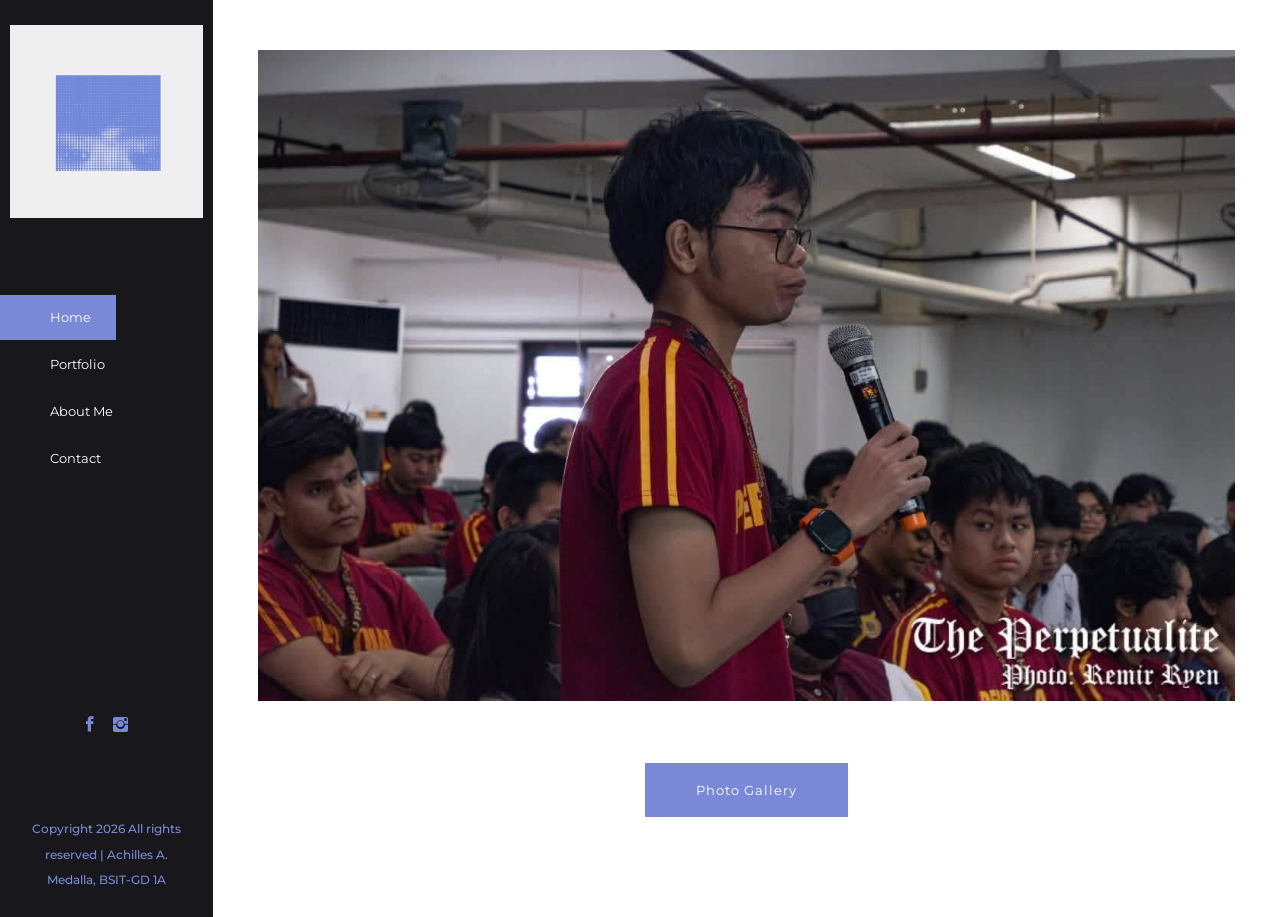
<file: index.html>
<!DOCTYPE html>
<html lang="en">
<head>
    <!-- ========== Meta Tags ========== -->
    <meta charset="UTF-8">
    <meta name="viewport" content="width=device-width, initial-scale=1, maximum-scale=1">
    <!-- ========== Title ========== -->
    <title>Medalla - Home</title>
    <!-- ========== Favicon Ico ========== -->
    <link rel="icon" href="fav.ico">
    <!-- ========== STYLESHEETS ========== -->
    <!-- Bootstrap CSS -->
    <link href="assets/css/bootstrap.min.css" rel="stylesheet">
    <!-- Fonts Icon CSS -->
    <link href="assets/css/font-awesome.min.css" rel="stylesheet">
    <link href="assets/css/et-line.css" rel="stylesheet">
    <link href="assets/css/ionicons.min.css" rel="stylesheet">
    <!-- Carousel CSS -->
    <link href="assets/css/slick.css" rel="stylesheet">
    <!-- Magnific-popup -->
    <link rel="stylesheet" href="assets/css/magnific-popup.css">
    <!-- Animate CSS -->
    <link rel="stylesheet" href="assets/css/animate.min.css">
    <!-- Custom styles for this template -->
    <link href="assets/css/main.css" rel="stylesheet">
</head>
<body>
    <div class="loader">
        <div class="loader-outter"></div>
        <div class="loader-inner"></div>
    </div>

    <div class="body-container container-fluid">
        <a class="menu-btn" href="javascript:void(0)">
            <i class="ion ion-grid"></i>
        </a>
        <div class="row justify-content-center">
            <!--=================== side menu ====================-->
            <div class="col-lg-2 col-md-3 col-12 menu_block">

                <!--logo -->
                <div class="logo_box">
                    <a href="index.html">
                        <img src="assets/img/logo1.jpg">
                    </a>
                </div>
                <!--logo end-->

                <!--main menu -->
                <div class="side_menu_section">
                    <ul class="menu_nav">
                        <li class="active">
                            <a href="index.html">
                                Home
                            </a>
                        </li>
                        <li>
                            <a href="portfolio.html">
                                Portfolio
                            </a>
                        </li>
                        <li>
                            <a href="about.html">
                                About Me
                            </a>
                        </li>
                        <li>
                            <a href="contact.html">
                                Contact
                            </a>
                        </li>
                    </ul>
                </div>
                <!--main menu end -->

                <!--social and copyright -->
                <div class="side_menu_bottom">
                    <div class="side_menu_bottom_inner">
                        <ul class="social_menu">
                            <li>
                                <a href="https://www.facebook.com/achilles.medalla"><i class="ion ion-social-facebook"></i></i> </a>
                            </li>
                            <li>
                                <a href="https://www.instagram.com/akey.less"> <i class="ion ion-social-instagram"></i> </a>
                            </li>
                        </ul>
                        <div class="copy_right">
                            <p class="copyright">Copyright 2026 All rights reserved | Achilles A. Medalla, BSIT-GD 1A</p>
                        </div>
                    </div>
                </div>
                <!--social and copyright end -->

            </div>
            <!--=================== side menu end====================-->

            <!--=================== content body ====================-->
            <div class="col-lg-10 col-md-9 col-12 body_block  align-content-center">
                <div class="portfolio">
                    <div class="container-fluid">
                        <img src="assets/img/bg/cover1.jpg">
                        <br><br>
                        <div class="element_section mt30 mb50">
                            <div class="section_content mt30">
                                <center><a href="portfolio.html" class="btn btn-primary">Photo Gallery</a></center>
                            </div>
                        </div>
                    </div>
                </div>
            </div>
            <!--=================== content body end ====================-->
        </div>
    </div>


    <!-- jquery -->
    <script src="assets/js/jquery.min.js"></script>
    <!-- bootstrap -->
    <script src="assets/js/popper.js"></script>
    <script src="assets/js/bootstrap.min.js"></script>
    <script src="assets/js/waypoints.min.js"></script>
    <!--slick carousel -->
    <script src="assets/js/slick.min.js"></script>
    <!--Portfolio Filter-->
    <script src="assets/js/imgloaded.js"></script>
    <script src="assets/js/isotope.js"></script>
    <!-- Magnific-popup -->
    <script src="assets/js/jquery.magnific-popup.min.js"></script>
    <!--Counter-->
    <script src="assets/js/jquery.counterup.min.js"></script>
    <!-- WOW JS -->
    <script src="assets/js/wow.min.js"></script>
    <!-- Custom js -->
    <script src="assets/js/main.js"></script>
</body>
</html>
</file>
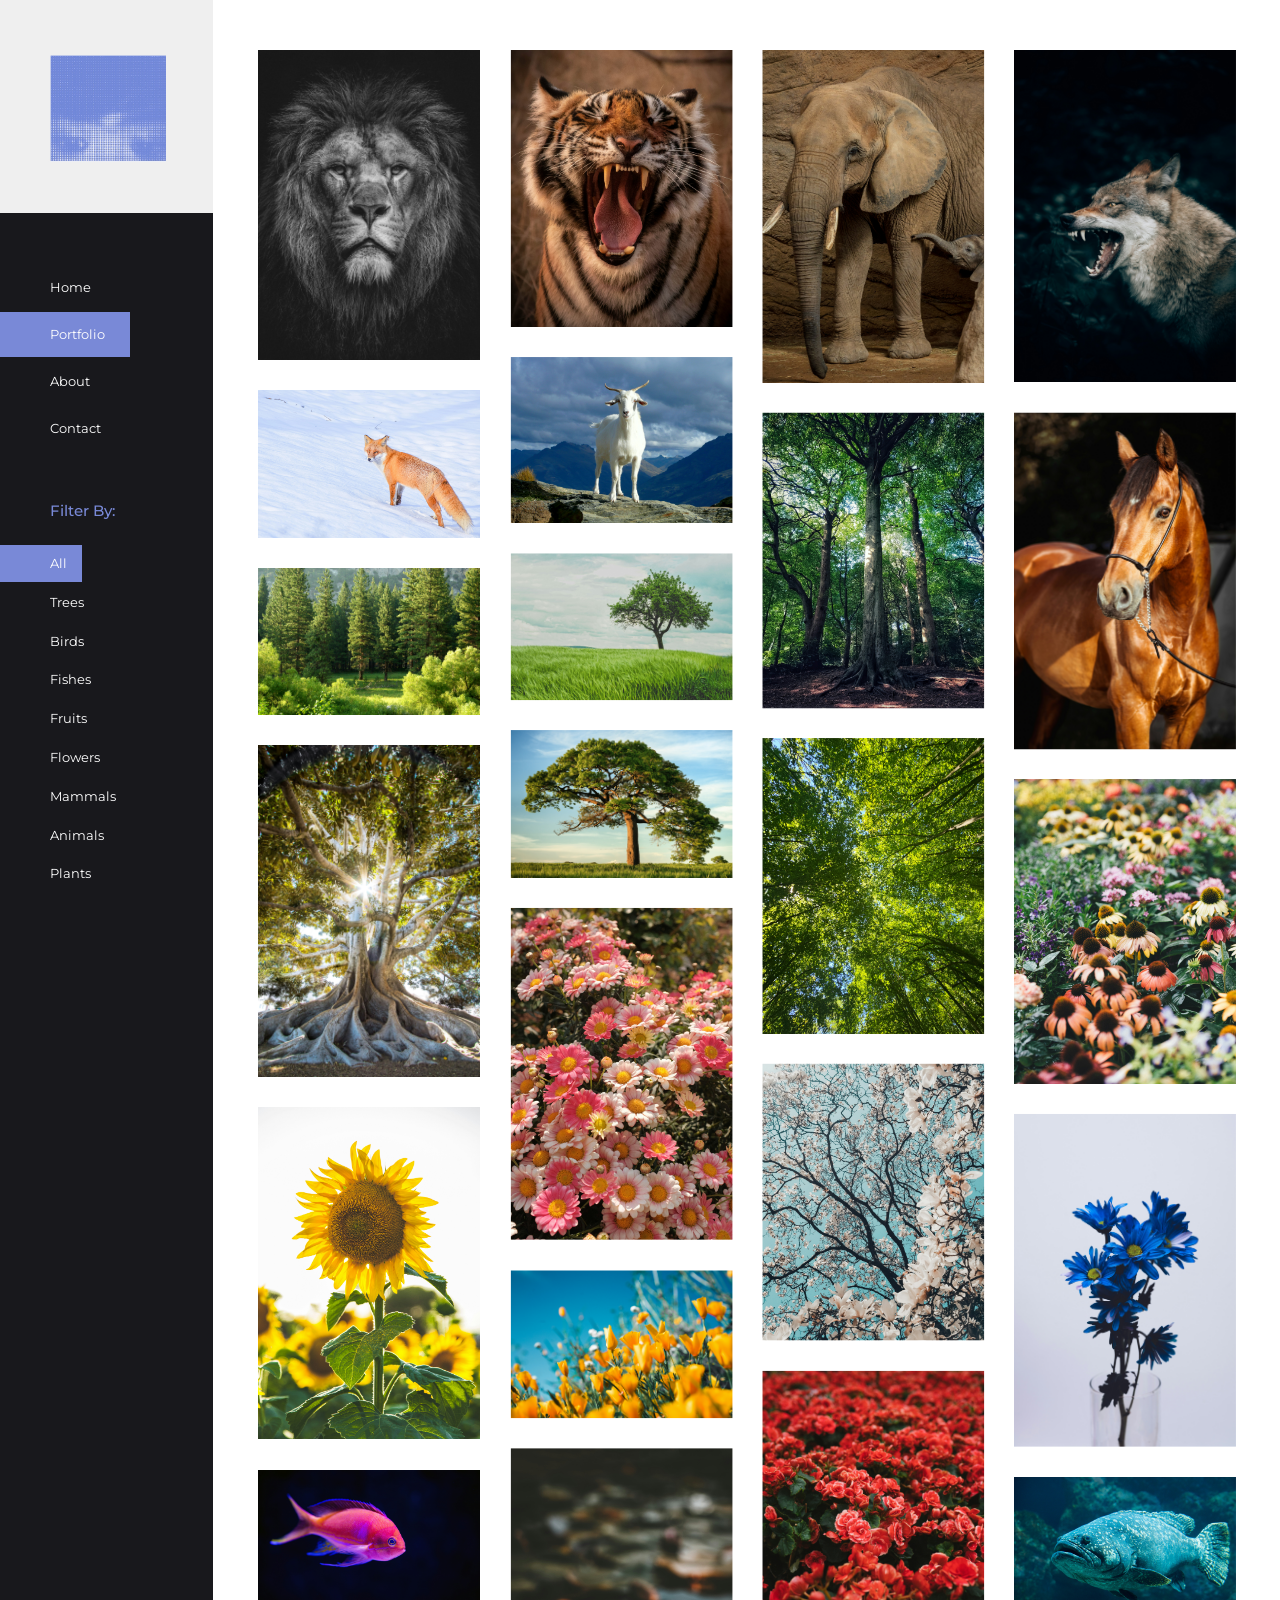
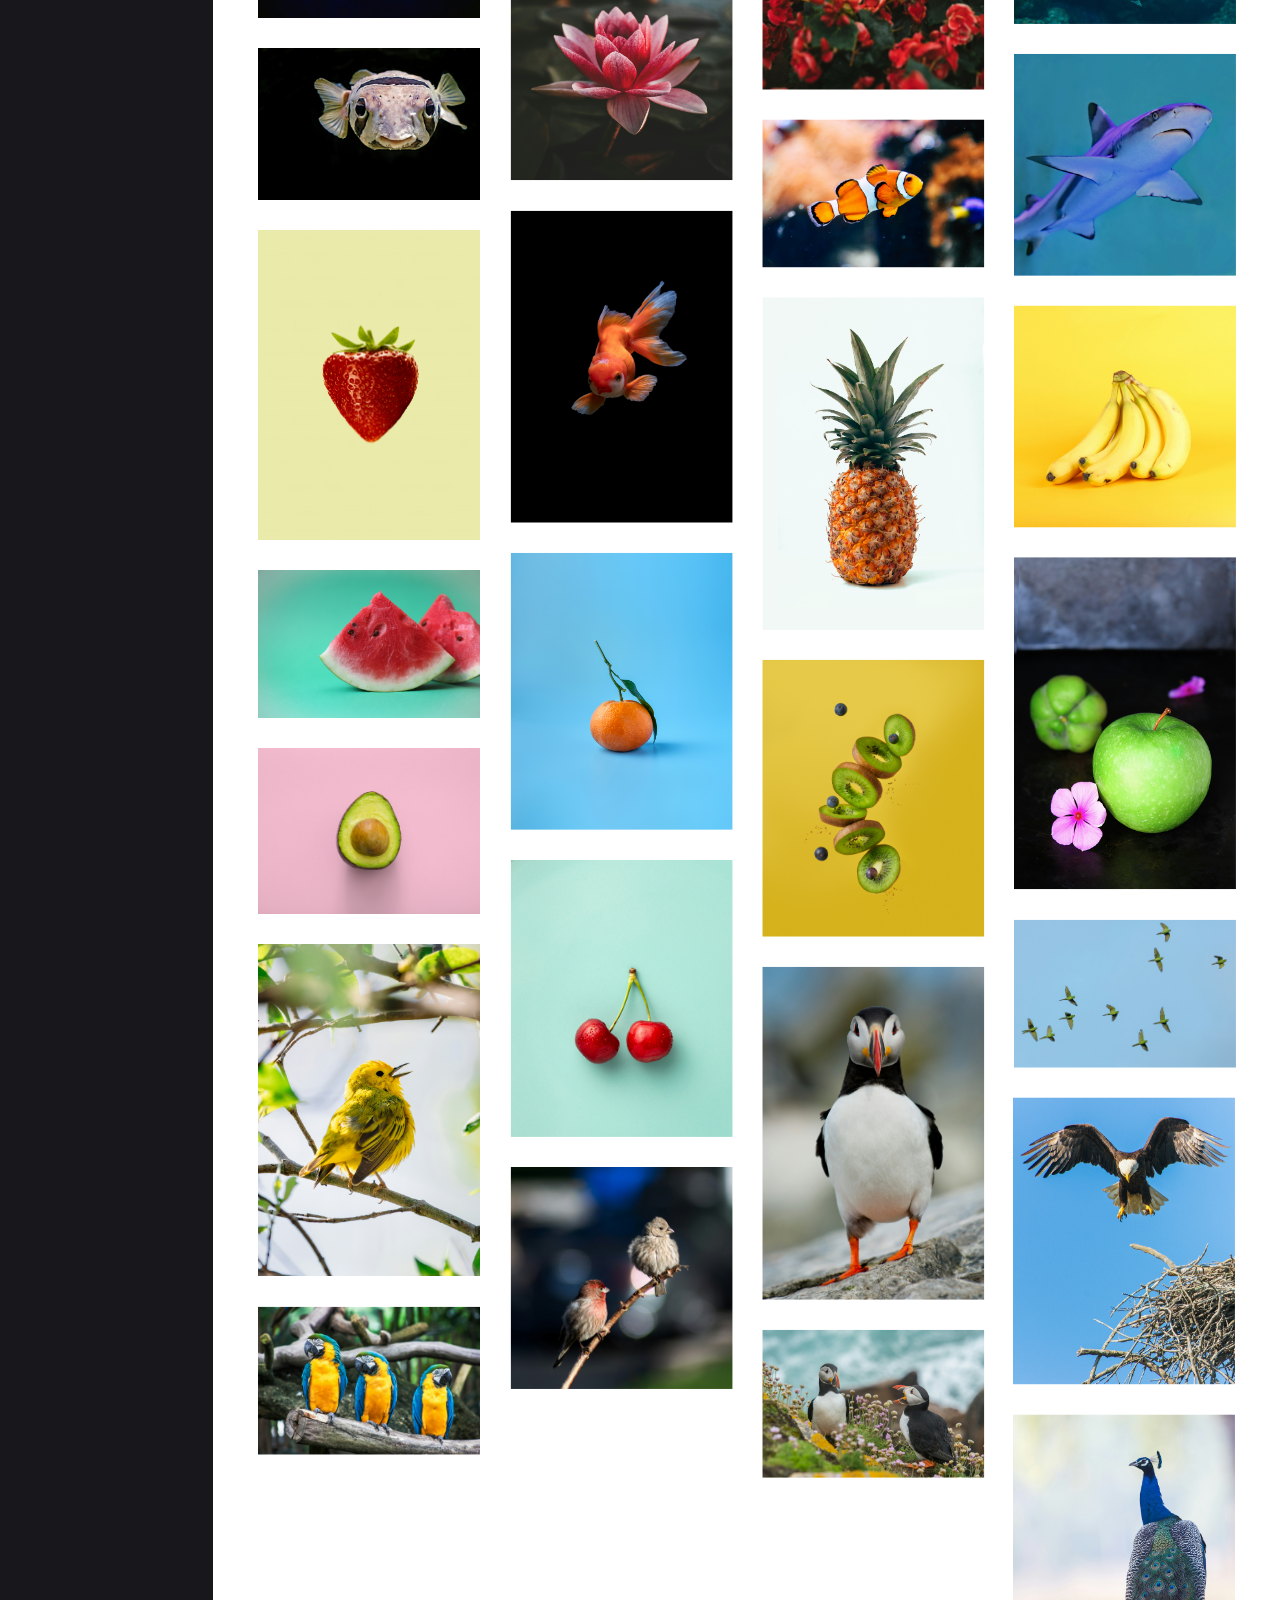
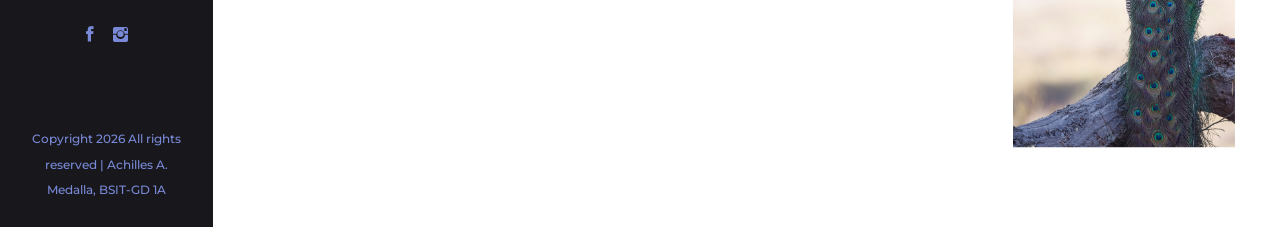
<file: portfolio.html>
<!DOCTYPE html>
<html lang="en">
<head>
    <!-- ========== Meta Tags ========== -->
    <meta charset="UTF-8">
    <meta name="viewport" content="width=device-width, initial-scale=1, maximum-scale=1">
    <!-- ========== Title ========== -->
    <title>Medalla - Portfolio</title>
    <!-- ========== Favicon Ico ========== -->
    <link rel="icon" href="fav.ico">
    <!-- ========== STYLESHEETS ========== -->
    <!-- Bootstrap CSS -->
    <link href="assets/css/bootstrap.min.css" rel="stylesheet">
    <!-- Fonts Icon CSS -->
    <link href="assets/css/font-awesome.min.css" rel="stylesheet">
    <link href="assets/css/et-line.css" rel="stylesheet">
    <link href="assets/css/ionicons.min.css" rel="stylesheet">
    <!-- Carousel CSS -->
    <link href="assets/css/slick.css" rel="stylesheet">
    <!-- Magnific-popup -->
    <link rel="stylesheet" href="assets/css/magnific-popup.css">
    <!-- Animate CSS -->
    <link rel="stylesheet" href="assets/css/animate.min.css">
    <!-- Custom styles for this template -->
    <link href="assets/css/main.css" rel="stylesheet">
</head>
<body>
    <div class="loader">
        <div class="loader-outter"></div>
        <div class="loader-inner"></div>
    </div>

    <div class="body-container container-fluid">
        <a class="menu-btn" href="javascript:void(0)">
            <i class="ion ion-grid"></i>
        </a>
        <div class="row justify-content-center">
            <!--=================== side menu ====================-->
            <div class="col-lg-2 col-md-3 col-12 menu_block">

                <!--logo -->
                <div class="logo1_box">
                    <a href="index.html">
                        <img src="assets/img/logo1.jpg">
                    </a>
                </div>
                <!--logo end-->

                <!--main menu -->
                <div class="side_menu_section">
                    <ul class="menu_nav">
                        <li>
                            <a href="index.html">
                                Home
                            </a>
                        </li>
                        <li class="active">
                            <a href="portfolio.html">
                                Portfolio
                            </a>
                        </li>
                        <li>
                            <a href="about.html">
                                About 
                            </a>
                        </li>
                        <li>
                            <a href="contact.html">
                                Contact
                            </a>
                        </li>
                    </ul>
                </div>
                <!--main menu end -->

                <!--filter menu -->
                <div class="side_menu_section">
                    <h4 class="side_title">filter by:</h4>
                    <ul  id="filtr-container"  class="filter_nav">
                        <li  data-filter="*" class="active"><a href="javascript:void(0)" >all</a></li>
                        <li data-filter=".trees"> <a href="javascript:void(0)">trees</a></li>
                        <li data-filter=".birds"><a href="javascript:void(0)">birds</a></li>
                        <li data-filter=".fishes"><a href="javascript:void(0)">fishes</a></li>
                        <li data-filter=".fruits"><a href="javascript:void(0)">fruits</a></li>
                        <li data-filter=".flowers"><a href="javascript:void(0)">flowers</a></li>
                        <li data-filter=".mammals"><a href="javascript:void(0)">mammals</a></li>
                        <li data-filter=".animals"><a href="javascript:void(0)">animals</a></li>
                        <li data-filter=".plants"><a href="javascript:void(0)">plants</a></li>
                    </ul>
                </div>
                <!--filter menu end -->

                <!--social and copyright -->
                <div class="side_menu_bottom">
                    <div class="side_menu_bottom_inner">
                        <ul class="social_menu">
                            <li>
                                <a href="https://www.facebook.com/achilles.medalla"><i class="ion ion-social-facebook"></i></i> </a>
                            </li>
                            <li>
                                <a href="https://www.instagram.com/akey.less"> <i class="ion ion-social-instagram"></i> </a>
                            </li>
                        </ul>
                        <div class="copy_right">
                            <p class="copyright">Copyright 2026 All rights reserved | Achilles A. Medalla, BSIT-GD 1A</p>
                        </div>
                    </div>
                </div>
                <!--social and copyright end -->

            </div>
            <!--=================== side menu end====================-->

            <!--=================== content body ====================-->
            <div class="col-lg-10 col-md-9 col-12 body_block  align-content-center">
                <!--=================== filter portfolio start====================-->

                <div class="portfolio gutters grid img-container">
                    <div class="grid-sizer col-sm-12 col-md-6 col-lg-3"></div>

                    <!--=================== mammals 1-7 ====================-->
                    <div class="grid-item mammals animals  col-sm-12 col-md-6 col-lg-3">
                        <a href="assets/img/mammals/bro-takes-photos-A0X2erZgnB0-unsplash.jpg" title="Photographer">
                            <div class="project_box_one">
                                <img src="assets/img/mammals/bro-takes-photos-A0X2erZgnB0-unsplash.jpg"/>
                                <div class="product_info">
                                    <div class="product_info_text">
                                        <div class="product_info_text_inner">
                                            <i class="ion ion-plus"></i>
                                            <h4>Photographer: Bro Takes Photos</h4>
                                        </div>
                                    </div>
                                </div>
                            </div>
                        </a>
                    </div>
                    <div class="grid-item mammals animals  col-sm-12 col-md-6 col-lg-3">
                        <a href="assets/img/mammals/kartik-iyer-DJ4vjcD0s0I-unsplash.jpg" title="Photographer">
                            <div class="project_box_one">
                                <img src="assets/img/mammals/kartik-iyer-DJ4vjcD0s0I-unsplash.jpg"/>
                                <div class="product_info">
                                    <div class="product_info_text">
                                        <div class="product_info_text_inner">
                                            <i class="ion ion-plus"></i>
                                            <h4>Photographer: Kartik Iyer</h4>
                                        </div>
                                    </div>
                                </div>
                            </div>
                        </a>
                    </div>
                    <div class="grid-item mammals animals  col-sm-12 col-md-6 col-lg-3">
                        <a href="assets/img/mammals/masood-aslami-sSw20FmZvX4-unsplash.jpg" title="Photographer">
                            <div class="project_box_one">
                                <img src="assets/img/mammals/masood-aslami-sSw20FmZvX4-unsplash.jpg"/>
                                <div class="product_info">
                                    <div class="product_info_text">
                                        <div class="product_info_text_inner">
                                            <i class="ion ion-plus"></i>
                                            <h4>Photographer: Masood Aslami</h4>
                                        </div>
                                    </div>
                                </div>
                            </div>
                        </a>
                    </div>
                    <div class="grid-item mammals animals  col-sm-12 col-md-6 col-lg-3">
                        <a href="assets/img/mammals/philipp-pilz-QZ2EQuPpQJs-unsplash.jpg" title="Photographer">
                            <div class="project_box_one">
                                <img src="assets/img/mammals/philipp-pilz-QZ2EQuPpQJs-unsplash.jpg"/>
                                <div class="product_info">
                                    <div class="product_info_text">
                                        <div class="product_info_text_inner">
                                            <i class="ion ion-plus"></i>
                                            <h4>Photographer: Philipp Pilz</h4>
                                        </div>
                                    </div>
                                </div>
                            </div>
                        </a>
                    </div>
                    <div class="grid-item mammals animals  col-sm-12 col-md-6 col-lg-3">
                        <a href="assets/img/mammals/ray-aucott-xB0e8bDV4ww-unsplash.jpg" title="Photographer">
                            <div class="project_box_one">
                                <img src="assets/img/mammals/ray-aucott-xB0e8bDV4ww-unsplash.jpg"/>
                                <div class="product_info">
                                    <div class="product_info_text">
                                        <div class="product_info_text_inner">
                                            <i class="ion ion-plus"></i>
                                            <h4>Photographer: Ray Aucott</h4>
                                        </div>
                                    </div>
                                </div>
                            </div>
                        </a>
                    </div>
                    <div class="grid-item mammals animals  col-sm-12 col-md-6 col-lg-3">
                        <a href="assets/img/mammals/terra-_lRajNMxf-U-unsplash.jpg" title="Photographer">
                            <div class="project_box_one">
                                <img src="assets/img/mammals/terra-_lRajNMxf-U-unsplash.jpg"/>
                                <div class="product_info">
                                    <div class="product_info_text">
                                        <div class="product_info_text_inner">
                                            <i class="ion ion-plus"></i>
                                            <h4>Photographer: Terra</h4>
                                        </div>
                                    </div>
                                </div>
                            </div>
                        </a>
                    </div>
                    <div class="grid-item mammals animals  col-sm-12 col-md-6 col-lg-3">
                        <a href="assets/img/mammals/luisa-peter-Olt577JtPM0-unsplash.jpg" title="Photographer">
                            <div class="project_box_one">
                                <img src="assets/img/mammals/luisa-peter-Olt577JtPM0-unsplash.jpg"/>
                                <div class="product_info">
                                    <div class="product_info_text">
                                        <div class="product_info_text_inner">
                                            <i class="ion ion-plus"></i>
                                            <h4>Photographer: Luisa Peter</h4>
                                        </div>
                                    </div>
                                </div>
                            </div>
                        </a>
                    </div>
                    <!--=================== mammal end ====================--> 

                    <!--=================== trees 1-6 ====================-->
                    <div class="grid-item trees plants  col-sm-12 col-md-6 col-lg-3">
                        <a href="assets/img/trees/ben-everett-4urVn431Qkw-unsplash.jpg" title="Photographer">
                            <div class="project_box_one">
                                <img src="assets/img/trees/ben-everett-4urVn431Qkw-unsplash.jpg"/>
                                <div class="product_info">
                                    <div class="product_info_text">
                                        <div class="product_info_text_inner">
                                            <i class="ion ion-plus"></i>
                                            <h4>Photographer: Ben Everett</h4>
                                        </div>
                                    </div>
                                </div>
                            </div>
                        </a>
                    </div>
                    <div class="grid-item trees plants  col-sm-12 col-md-6 col-lg-3">
                        <a href="assets/img/trees/johann-siemens-EPy0gBJzzZU-unsplash.jpg" title="Photographer">
                            <div class="project_box_one">
                                <img src="assets/img/trees/johann-siemens-EPy0gBJzzZU-unsplash.jpg"/>
                                <div class="product_info">
                                    <div class="product_info_text">
                                        <div class="product_info_text_inner">
                                            <i class="ion ion-plus"></i>
                                            <h4>Photographer: Johann Siemens</h4>
                                        </div>
                                    </div>
                                </div>
                            </div>
                        </a>
                    </div>
                    <div class="grid-item trees plants  col-sm-12 col-md-6 col-lg-3">
                        <a href="assets/img/trees/matt-artz-nTRDnDdDYk8-unsplash.jpg" title="Photographer">
                            <div class="project_box_one">
                                <img src="assets/img/trees/matt-artz-nTRDnDdDYk8-unsplash.jpg"/>
                                <div class="product_info">
                                    <div class="product_info_text">
                                        <div class="product_info_text_inner">
                                            <i class="ion ion-plus"></i>
                                            <h4>Photographer: Matt Artz</h4>
                                        </div>
                                    </div>
                                </div>
                            </div>
                        </a>
                    </div>
                    <div class="grid-item trees plants  col-sm-12 col-md-6 col-lg-3">
                        <a href="assets/img/trees/niko-photos-tGTVxeOr_Rs-unsplash.jpg" title="Photographer">
                            <div class="project_box_one">
                                <img src="assets/img/trees/niko-photos-tGTVxeOr_Rs-unsplash.jpg"/>
                                <div class="product_info">
                                    <div class="product_info_text">
                                        <div class="product_info_text_inner">
                                            <i class="ion ion-plus"></i>
                                            <h4>Photographer: Niko Photos</h4>
                                        </div>
                                    </div>
                                </div>
                            </div>
                        </a>
                    </div>
                    <div class="grid-item trees plants  col-sm-12 col-md-6 col-lg-3">
                        <a href="assets/img/trees/sergiu-kolosvari-_FHNiSHXPGI-unsplash.jpg" title="Photographer">
                            <div class="project_box_one">
                                <img src="assets/img/trees/sergiu-kolosvari-_FHNiSHXPGI-unsplash.jpg"/>
                                <div class="product_info">
                                    <div class="product_info_text">
                                        <div class="product_info_text_inner">
                                            <i class="ion ion-plus"></i>
                                            <h4>Photographer: Sergiu Kolosvari</h4>
                                        </div>
                                    </div>
                                </div>
                            </div>
                        </a>
                    </div>
                    <div class="grid-item trees plants  col-sm-12 col-md-6 col-lg-3">
                        <a href="assets/img/trees/jeremy-bishop-EwKXn5CapA4-unsplash.jpg" title="Photographer">
                            <div class="project_box_one">
                                <img src="assets/img/trees/jeremy-bishop-EwKXn5CapA4-unsplash.jpg"/>
                                <div class="product_info">
                                    <div class="product_info_text">
                                        <div class="product_info_text_inner">
                                            <i class="ion ion-plus"></i>
                                            <h4>Photographer: Jeremy Bishop</h4>
                                        </div>
                                    </div>
                                </div>
                            </div>
                        </a>
                    </div>
                    <!--=================== tree end ====================-->

                    <!--=================== flowers 1-8 ====================-->
                    <div class="grid-item flowers plants  col-sm-12 col-md-6 col-lg-3">
                        <a href="assets/img/flowers/lanfeng-oi9iEi79sqQ-unsplash.jpg" title="Photographer">
                            <div class="project_box_one">
                                <img src="assets/img/flowers/lanfeng-oi9iEi79sqQ-unsplash.jpg"/>
                                <div class="product_info">
                                    <div class="product_info_text">
                                        <div class="product_info_text_inner">
                                            <i class="ion ion-plus"></i>
                                            <h4>Photographer: Lanfeng Oi</h4>
                                        </div>
                                    </div>
                                </div>
                            </div>
                        </a>
                    </div>
                    <div class="grid-item flowers plants  col-sm-12 col-md-6 col-lg-3">
                        <a href="assets/img/flowers/mak-J3pLliEQu3Q-unsplash.jpg" title="Photographer">
                            <div class="project_box_one">
                                <img src="assets/img/flowers/mak-J3pLliEQu3Q-unsplash.jpg"/>
                                <div class="product_info">
                                    <div class="product_info_text">
                                        <div class="product_info_text_inner">
                                            <i class="ion ion-plus"></i>
                                            <h4>Photographer: Mak</h4>
                                        </div>
                                    </div>
                                </div>
                            </div>
                        </a>
                    </div>
                    <div class="grid-item flowers plants  col-sm-12 col-md-6 col-lg-3">
                        <a href="assets/img/flowers/meric-dagli-7NBO76G5JsE-unsplash.jpg" title="Photographer">
                            <div class="project_box_one">
                                <img src="assets/img/flowers/meric-dagli-7NBO76G5JsE-unsplash.jpg"/>
                                <div class="product_info">
                                    <div class="product_info_text">
                                        <div class="product_info_text_inner">
                                            <i class="ion ion-plus"></i>
                                            <h4>Photographer: Meric Dagli</h4>
                                        </div>
                                    </div>
                                </div>
                            </div>
                        </a>
                    </div>
                    <div class="grid-item flowers plants  col-sm-12 col-md-6 col-lg-3">
                        <a href="assets/img/flowers/paul-green-5lRxNLHfZOY-unsplash.jpg" title="Photographer">
                            <div class="project_box_one">
                                <img src="assets/img/flowers/paul-green-5lRxNLHfZOY-unsplash.jpg"/>
                                <div class="product_info">
                                    <div class="product_info_text">
                                        <div class="product_info_text_inner">
                                            <i class="ion ion-plus"></i>
                                            <h4>Photographer: Paul Green</h4>
                                        </div>
                                    </div>
                                </div>
                            </div>
                        </a>
                    </div>
                    <div class="grid-item flowers plants  col-sm-12 col-md-6 col-lg-3">
                        <a href="assets/img/flowers/ryunosuke-kikuno-cFxUZ7UAf-c-unsplash.jpg" title="Photographer">
                            <div class="project_box_one">
                                <img src="assets/img/flowers/ryunosuke-kikuno-cFxUZ7UAf-c-unsplash.jpg"/>
                                <div class="product_info">
                                    <div class="product_info_text">
                                        <div class="product_info_text_inner">
                                            <i class="ion ion-plus"></i>
                                            <h4>Photographer: Ryunosuke Kikuno</h4>
                                        </div>
                                    </div>
                                </div>
                            </div>
                        </a>
                    </div>
                    <div class="grid-item flowers plants  col-sm-12 col-md-6 col-lg-3">
                        <a href="assets/img/flowers/sergey-shmidt-koy6FlCCy5s-unsplash.jpg" title="Photographer">
                            <div class="project_box_one">
                                <img src="assets/img/flowers/sergey-shmidt-koy6FlCCy5s-unsplash.jpg"/>
                                <div class="product_info">
                                    <div class="product_info_text">
                                        <div class="product_info_text_inner">
                                            <i class="ion ion-plus"></i>
                                            <h4>Photographer: Sergey Shmidt</h4>
                                        </div>
                                    </div>
                                </div>
                            </div>
                        </a>
                    </div>
                    <div class="grid-item flowers plants  col-sm-12 col-md-6 col-lg-3">
                        <a href="assets/img/flowers/tuan-nguy-n-minh-pGr7g4l8EOI-unsplash.jpg" title="Photographer">
                            <div class="project_box_one">
                                <img src="assets/img/flowers/tuan-nguy-n-minh-pGr7g4l8EOI-unsplash.jpg"/>
                                <div class="product_info">
                                    <div class="product_info_text">
                                        <div class="product_info_text_inner">
                                            <i class="ion ion-plus"></i>
                                            <h4>Photographer: Tuan Nguyen Minh</h4>
                                        </div>
                                    </div>
                                </div>
                            </div>
                        </a>
                    </div>
                    <div class="grid-item flowers plants  col-sm-12 col-md-6 col-lg-3">
                        <a href="assets/img/flowers/zoltan-tasi-yanhwFwyoaU-unsplash.jpg" title="Photographer">
                            <div class="project_box_one">
                                <img src="assets/img/flowers/zoltan-tasi-yanhwFwyoaU-unsplash.jpg"/>
                                <div class="product_info">
                                    <div class="product_info_text">
                                        <div class="product_info_text_inner">
                                            <i class="ion ion-plus"></i>
                                            <h4>Photographer: Zoltan Tasi</table></h4>
                                        </div>
                                    </div>
                                </div>
                            </div>
                        </a>
                    </div>
                    <!--=================== flower end ====================--> 

                    <!--=================== fish 1-6 ====================-->
                    <div class="grid-item fishes animals  col-sm-12 col-md-6 col-lg-3">
                        <a href="assets/img/fishes/david-clode-ekthrVC_DVs-unsplash.jpg" title="Photographer">
                            <div class="project_box_one">
                                <img src="assets/img/fishes/david-clode-ekthrVC_DVs-unsplash.jpg"/>
                                <div class="product_info">
                                    <div class="product_info_text">
                                        <div class="product_info_text_inner">
                                            <i class="ion ion-plus"></i>
                                            <h4>Photographer: David Clode</h4>
                                        </div>
                                    </div>
                                </div>
                            </div>
                        </a>
                    </div>    
                    <div class="grid-item fishes animals  col-sm-12 col-md-6 col-lg-3">
                        <a href="assets/img/fishes/david-clode-iFQE-aCAWPU-unsplash.jpg" title="Photographer">
                            <div class="project_box_one">
                                <img src="assets/img/fishes/david-clode-iFQE-aCAWPU-unsplash.jpg"/>
                                <div class="product_info">
                                    <div class="product_info_text">
                                        <div class="product_info_text_inner">
                                            <i class="ion ion-plus"></i>
                                            <h4>Photographer: David Clode</h4>
                                        </div>
                                    </div>
                                </div>
                            </div>
                        </a>
                    </div>
                    <div class="grid-item fishes animals  col-sm-12 col-md-6 col-lg-3">
                        <a href="assets/img/fishes/david-clode-IKFVzqVNGK0-unsplash.jpg" title="Photographer">
                            <div class="project_box_one">
                                <img src="assets/img/fishes/david-clode-IKFVzqVNGK0-unsplash.jpg"/>
                                <div class="product_info">
                                    <div class="product_info_text">
                                        <div class="product_info_text_inner">
                                            <i class="ion ion-plus"></i>
                                            <h4>Photographer: David Clode</h4>
                                        </div>
                                    </div>
                                </div>
                            </div>
                        </a>
                    </div>
                    <div class="grid-item fishes animals  col-sm-12 col-md-6 col-lg-3">
                        <a href="assets/img/fishes/david-clode-ZEr3XTwFxxE-unsplash.jpg" title="Photographer">
                            <div class="project_box_one">
                                <img src="assets/img/fishes/david-clode-ZEr3XTwFxxE-unsplash.jpg"/>
                                <div class="product_info">
                                    <div class="product_info_text">
                                        <div class="product_info_text_inner">
                                            <i class="ion ion-plus"></i>
                                            <h4>Photographer: David Clode</h4>
                                        </div>
                                    </div>
                                </div>
                            </div>
                        </a>
                    </div>
                    <div class="grid-item fishes animals  col-sm-12 col-md-6 col-lg-3">
                        <a href="assets/img/fishes/rachel-hisko-rEM3cK8F1pk-unsplash.jpg" title="Photographer">
                            <div class="project_box_one">
                                <img src="assets/img/fishes/rachel-hisko-rEM3cK8F1pk-unsplash.jpg"/>
                                <div class="product_info">
                                    <div class="product_info_text">
                                        <div class="product_info_text_inner">
                                            <i class="ion ion-plus"></i>
                                            <h4>Photographer: Rachel Hisko</h4>
                                        </div>
                                    </div>
                                </div>
                            </div>
                        </a>
                    </div>
                    <div class="grid-item fishes animals  col-sm-12 col-md-6 col-lg-3">
                        <a href="assets/img/fishes/zhengtao-tang-V7SKRhXskv8-unsplash.jpg" title="Photographer">
                            <div class="project_box_one">
                                <img src="assets/img/fishes/zhengtao-tang-V7SKRhXskv8-unsplash.jpg"/>
                                <div class="product_info">
                                    <div class="product_info_text">
                                        <div class="product_info_text_inner">
                                            <i class="ion ion-plus"></i>
                                            <h4>Photographer: Zhengtao Tang</h4>
                                        </div>
                                    </div>
                                </div>
                            </div>
                        </a>
                    </div>
                    <!--=================== fish end ====================-->

                    <!--=================== fruits 1-9 ====================-->
                    <div class="grid-item fruits plants plants  col-sm-12 col-md-6 col-lg-3">
                        <a href="assets/img/fruits/allec-gomes-xnRg3xDcNnE-unsplash.jpg" title="Photographer">
                            <div class="project_box_one">
                                <img src="assets/img/fruits/allec-gomes-xnRg3xDcNnE-unsplash.jpg"/>
                                <div class="product_info">
                                    <div class="product_info_text">
                                        <div class="product_info_text_inner">
                                            <i class="ion ion-plus"></i>
                                            <h4>Photographer: Allec Gomes</h4>
                                        </div>
                                    </div>
                                </div>
                            </div>
                        </a>
                    </div>
                    <div class="grid-item fruits plants plants  col-sm-12 col-md-6 col-lg-3">
                        <a href="assets/img/fruits/fernando-andrade-nAOZCYcLND8-unsplash.jpg" title="Photographer">
                            <div class="project_box_one">
                                <img src="assets/img/fruits/fernando-andrade-nAOZCYcLND8-unsplash.jpg"/>
                                <div class="product_info">
                                    <div class="product_info_text">
                                        <div class="product_info_text_inner">
                                            <i class="ion ion-plus"></i>
                                            <h4>Photographer: Fernando Andrade</h4>
                                        </div>
                                    </div>
                                </div>
                            </div>
                        </a>
                    </div> 
                    <div class="grid-item fruits plants plants  col-sm-12 col-md-6 col-lg-3">
                        <a href="assets/img/fruits/giorgio-trovato-fczCr7MdE7U-unsplash.jpg" title="Photographer">
                            <div class="project_box_one">
                                <img src="assets/img/fruits/giorgio-trovato-fczCr7MdE7U-unsplash.jpg"/>
                                <div class="product_info">
                                    <div class="product_info_text">
                                        <div class="product_info_text_inner">
                                            <i class="ion ion-plus"></i>
                                            <h4>Photographer: Giorgio Trovato</h4>
                                        </div>
                                    </div>
                                </div>
                            </div>
                        </a>
                    </div>
                    <div class="grid-item fruits plants plants  col-sm-12 col-md-6 col-lg-3">
                        <a href="assets/img/fruits/mae-mu-U1iYwZ8Dx7k-unsplash.jpg" title="Photographer">
                            <div class="project_box_one">
                                <img src="assets/img/fruits/mae-mu-U1iYwZ8Dx7k-unsplash.jpg"/>
                                <div class="product_info">
                                    <div class="product_info_text">
                                        <div class="product_info_text_inner">
                                            <i class="ion ion-plus"></i>
                                            <h4>Photographer: Mae Mu</h4>
                                        </div>
                                    </div>
                                </div>
                            </div>
                        </a>
                    </div>
                    <div class="grid-item fruits plants plants  col-sm-12 col-md-6 col-lg-3">
                        <a href="assets/img/fruits/roberta-sorge-K6ad_F-cmlw-unsplash.jpg" title="Photographer">
                            <div class="project_box_one">
                                <img src="assets/img/fruits/roberta-sorge-K6ad_F-cmlw-unsplash.jpg"/>
                                <div class="product_info">
                                    <div class="product_info_text">
                                        <div class="product_info_text_inner">
                                            <i class="ion ion-plus"></i>
                                            <h4>Photographer: Roberta Sorge</h4>
                                        </div>
                                    </div>
                                </div>
                            </div>
                        </a>
                    </div>
                    <div class="grid-item fruits plants plants  col-sm-12 col-md-6 col-lg-3">
                        <a href="assets/img/fruits/sahand-babali-eiNdbqWZww4-unsplash.jpg" title="Photographer">
                            <div class="project_box_one">
                                <img src="assets/img/fruits/sahand-babali-eiNdbqWZww4-unsplash.jpg"/>
                                <div class="product_info">
                                    <div class="product_info_text">
                                        <div class="product_info_text_inner">
                                            <i class="ion ion-plus"></i>
                                            <h4>Photographer: Sahand Babali</h4>
                                        </div>
                                    </div>
                                </div>
                            </div>
                        </a>
                    </div>
                    <div class="grid-item fruits plants plants  col-sm-12 col-md-6 col-lg-3">
                        <a href="assets/img/fruits/tangerine-newt-a9rxefN9vgY-unsplash.jpg" title="Photographer">
                            <div class="project_box_one">
                                <img src="assets/img/fruits/tangerine-newt-a9rxefN9vgY-unsplash.jpg"/>
                                <div class="product_info">
                                    <div class="product_info_text">
                                        <div class="product_info_text_inner">
                                            <i class="ion ion-plus"></i>
                                            <h4>Photographer: Tangerine Newt</h4>
                                        </div>
                                    </div>
                                </div>
                            </div>
                        </a>
                    </div>
                    <div class="grid-item fruits plants plants  col-sm-12 col-md-6 col-lg-3">
                        <a href="assets/img/fruits/thought-catalog-9aOswReDKPo-unsplash.jpg" title="Photographer">
                            <div class="project_box_one">
                                <img src="assets/img/fruits/thought-catalog-9aOswReDKPo-unsplash.jpg"/>
                                <div class="product_info">
                                    <div class="product_info_text">
                                        <div class="product_info_text_inner">
                                            <i class="ion ion-plus"></i>
                                            <h4>Photographer: Thought Catalog</h4>
                                        </div>
                                    </div>
                                </div>
                            </div>
                        </a>
                    </div>
                    <div class="grid-item fruits plants plants  col-sm-12 col-md-6 col-lg-3">
                        <a href="assets/img/fruits/mae-mu-vbAEHCrvXZ0-unsplash.jpg" title="Photographer">
                            <div class="project_box_one">
                                <img src="assets/img/fruits/mae-mu-vbAEHCrvXZ0-unsplash.jpg"/>
                                <div class="product_info">
                                    <div class="product_info_text">
                                        <div class="product_info_text_inner">
                                            <i class="ion ion-plus"></i>
                                            <h4>Photographer: Mae Mu</h4>
                                        </div>
                                    </div>
                                </div>
                            </div>
                        </a>
                    </div>
                    <!--=================== fruit end ====================-->   

                    <!--=================== birds 1-8 ====================-->
                    <div class="grid-item birds animals  col-sm-12 col-md-6 col-lg-3">
                        <a href="assets/img/birds/gareth-davies-EGcfyDiUv58-unsplash.jpg" title="Photographer">
                            <div class="project_box_one">
                                <img src="assets/img/birds/gareth-davies-EGcfyDiUv58-unsplash.jpg"/>
                                <div class="product_info">
                                    <div class="product_info_text">
                                        <div class="product_info_text_inner">
                                            <i class="ion ion-plus"></i>
                                            <h4>Photographer: Gareth Davies</h4>
                                        </div>
                                    </div>
                                </div>
                            </div>
                        </a>
                    </div>
                    <div class="grid-item birds animals  col-sm-12 col-md-6 col-lg-3">
                        <a href="assets/img/birds/mark-olsen-qatHzQS5pRk-unsplash.jpg" title="Photographer">
                            <div class="project_box_one">
                                <img src="assets/img/birds/mark-olsen-qatHzQS5pRk-unsplash.jpg"/>
                                <div class="product_info">
                                    <div class="product_info_text">
                                        <div class="product_info_text_inner">
                                            <i class="ion ion-plus"></i>
                                            <h4>Photographer: Mark Olsen</h4>
                                        </div>
                                    </div>
                                </div>
                            </div>
                        </a>
                    </div>
                    <div class="grid-item birds animals  col-sm-12 col-md-6 col-lg-3">
                        <a href="assets/img/birds/ray-hennessy-mpw37yXc_WQ-unsplash.jpg" title="Photographer">
                            <div class="project_box_one">
                                <img src="assets/img/birds/ray-hennessy-mpw37yXc_WQ-unsplash.jpg"/>
                                <div class="product_info">
                                    <div class="product_info_text">
                                        <div class="product_info_text_inner">
                                            <i class="ion ion-plus"></i>
                                            <h4>Photographer: Ray Hennessy</h4>
                                        </div>
                                    </div>
                                </div>
                            </div>
                        </a>
                    </div>
                    <div class="grid-item birds animals  col-sm-12 col-md-6 col-lg-3">
                        <a href="assets/img/birds/richard-lee-MLfe9XFhFwk-unsplash.jpg" title="Photographer">
                            <div class="project_box_one">
                                <img src="assets/img/birds/richard-lee-MLfe9XFhFwk-unsplash.jpg"/>
                                <div class="product_info">
                                    <div class="product_info_text">
                                        <div class="product_info_text_inner">
                                            <i class="ion ion-plus"></i>
                                            <h4>Photographer: Richard Lee</h4>
                                        </div>
                                    </div>
                                </div>
                            </div>
                        </a>
                    </div>
                    <div class="grid-item birds animals  col-sm-12 col-md-6 col-lg-3">
                        <a href="assets/img/birds/rusty-watson-KLylpBvo0ww-unsplash.jpg" title="Photographer">
                            <div class="project_box_one">
                                <img src="assets/img/birds/rusty-watson-KLylpBvo0ww-unsplash.jpg"/>
                                <div class="product_info">
                                    <div class="product_info_text">
                                        <div class="product_info_text_inner">
                                            <i class="ion ion-plus"></i>
                                            <h4>Photographer: Rusty Watson</h4>
                                        </div>
                                    </div>
                                </div>
                            </div>
                        </a>
                    </div>
                    <div class="grid-item birds animals  col-sm-12 col-md-6 col-lg-3">
                        <a href="assets/img/birds/sid-balachandran-hXttDVCwyRA-unsplash.jpg" title="Photographer">
                            <div class="project_box_one">
                                <img src="assets/img/birds/sid-balachandran-hXttDVCwyRA-unsplash.jpg"/>
                                <div class="product_info">
                                    <div class="product_info_text">
                                        <div class="product_info_text_inner">
                                            <i class="ion ion-plus"></i>
                                            <h4>Photographer: Sid Balachandran</h4>
                                        </div>
                                    </div>
                                </div>
                            </div>
                        </a>
                    </div>
                    <div class="grid-item birds animals  col-sm-12 col-md-6 col-lg-3">
                        <a href="assets/img/birds/wynand-van-poortvliet-4AmyOdXZAQc-unsplash.jpg" title="Photographer">
                            <div class="project_box_one">
                                <img src="assets/img/birds/wynand-van-poortvliet-4AmyOdXZAQc-unsplash.jpg"/>
                                <div class="product_info">
                                    <div class="product_info_text">
                                        <div class="product_info_text_inner">
                                            <i class="ion ion-plus"></i>
                                            <h4>Photographer: Wynand Van Poortvliet</h4>
                                        </div>
                                    </div>
                                </div>
                            </div>
                        </a>
                    </div>
                    <div class="grid-item birds animals  col-sm-12 col-md-6 col-lg-3">
                        <a href="assets/img/birds/hans-veth-XYFpx1ErGOU-unsplash.jpg" title="Photographer">
                            <div class="project_box_one">
                                <img src="assets/img/birds/hans-veth-XYFpx1ErGOU-unsplash.jpg"/>
                                <div class="product_info">
                                    <div class="product_info_text">
                                        <div class="product_info_text_inner">
                                            <i class="ion ion-plus"></i>
                                            <h4>Photographer: Hans Veth</h4>
                                        </div>
                                    </div>
                                </div>
                            </div>
                        </a>
                    </div>
                    <!--=================== bird end ====================-->               
                </div>
                <!--=================== filter portfolio end====================-->
            </div>
            <!--=================== content body end ====================-->
        </div>
    </div>



    <!-- jquery -->
    <script src="assets/js/jquery.min.js"></script>
    <!-- bootstrap -->
    <script src="assets/js/popper.js"></script>
    <script src="assets/js/bootstrap.min.js"></script>
    <script src="assets/js/waypoints.min.js"></script>
    <!--slick carousel -->
    <script src="assets/js/slick.min.js"></script>
    <!--Portfolio Filter-->
    <script src="assets/js/imgloaded.js"></script>
    <script src="assets/js/isotope.js"></script>
    <!-- Magnific-popup -->
    <script src="assets/js/jquery.magnific-popup.min.js"></script>
    <!--Counter-->
    <script src="assets/js/jquery.counterup.min.js"></script>
    <!-- WOW JS -->
    <script src="assets/js/wow.min.js"></script>
    <!-- Custom js -->
    <script src="assets/js/main.js"></script>
</body>
</html>
</file>
<file: assets/css/et-line.css>
@font-face{font-family:et-line;src:url(../fonts/et-line.eot);src:url(../fonts/et-line.eot?#iefix) format('embedded-opentype'),url(../fonts/et-line.woff) format('woff'),url(../fonts/et-line.ttf) format('truetype'),url(../fonts/et-line.svg#et-line) format('svg');font-weight:400;font-style:normal}[data-icon]:before{font-family:et-line;content:attr(data-icon);speak:none;font-weight:400;font-variant:normal;text-transform:none;line-height:1;-webkit-font-smoothing:antialiased;-moz-osx-font-smoothing:grayscale;display:inline-block}.icon-adjustments,.icon-alarmclock,.icon-anchor,.icon-aperture,.icon-attachment,.icon-bargraph,.icon-basket,.icon-beaker,.icon-bike,.icon-book-open,.icon-briefcase,.icon-browser,.icon-calendar,.icon-camera,.icon-caution,.icon-chat,.icon-circle-compass,.icon-clipboard,.icon-clock,.icon-cloud,.icon-compass,.icon-desktop,.icon-dial,.icon-document,.icon-documents,.icon-download,.icon-dribbble,.icon-edit,.icon-envelope,.icon-expand,.icon-facebook,.icon-flag,.icon-focus,.icon-gears,.icon-genius,.icon-gift,.icon-global,.icon-globe,.icon-googleplus,.icon-grid,.icon-happy,.icon-hazardous,.icon-heart,.icon-hotairballoon,.icon-hourglass,.icon-key,.icon-laptop,.icon-layers,.icon-lifesaver,.icon-lightbulb,.icon-linegraph,.icon-linkedin,.icon-lock,.icon-magnifying-glass,.icon-map,.icon-map-pin,.icon-megaphone,.icon-mic,.icon-mobile,.icon-newspaper,.icon-notebook,.icon-paintbrush,.icon-paperclip,.icon-pencil,.icon-phone,.icon-picture,.icon-pictures,.icon-piechart,.icon-presentation,.icon-pricetags,.icon-printer,.icon-profile-female,.icon-profile-male,.icon-puzzle,.icon-quote,.icon-recycle,.icon-refresh,.icon-ribbon,.icon-rss,.icon-sad,.icon-scissors,.icon-scope,.icon-search,.icon-shield,.icon-speedometer,.icon-strategy,.icon-streetsign,.icon-tablet,.icon-target,.icon-telescope,.icon-toolbox,.icon-tools,.icon-tools-2,.icon-trophy,.icon-tumblr,.icon-twitter,.icon-upload,.icon-video,.icon-wallet,.icon-wine{font-family:et-line;speak:none;font-style:normal;font-weight:400;font-variant:normal;text-transform:none;line-height:1;-webkit-font-smoothing:antialiased;-moz-osx-font-smoothing:grayscale;display:inline-block}.icon-mobile:before{content:"\e000"}.icon-laptop:before{content:"\e001"}.icon-desktop:before{content:"\e002"}.icon-tablet:before{content:"\e003"}.icon-phone:before{content:"\e004"}.icon-document:before{content:"\e005"}.icon-documents:before{content:"\e006"}.icon-search:before{content:"\e007"}.icon-clipboard:before{content:"\e008"}.icon-newspaper:before{content:"\e009"}.icon-notebook:before{content:"\e00a"}.icon-book-open:before{content:"\e00b"}.icon-browser:before{content:"\e00c"}.icon-calendar:before{content:"\e00d"}.icon-presentation:before{content:"\e00e"}.icon-picture:before{content:"\e00f"}.icon-pictures:before{content:"\e010"}.icon-video:before{content:"\e011"}.icon-camera:before{content:"\e012"}.icon-printer:before{content:"\e013"}.icon-toolbox:before{content:"\e014"}.icon-briefcase:before{content:"\e015"}.icon-wallet:before{content:"\e016"}.icon-gift:before{content:"\e017"}.icon-bargraph:before{content:"\e018"}.icon-grid:before{content:"\e019"}.icon-expand:before{content:"\e01a"}.icon-focus:before{content:"\e01b"}.icon-edit:before{content:"\e01c"}.icon-adjustments:before{content:"\e01d"}.icon-ribbon:before{content:"\e01e"}.icon-hourglass:before{content:"\e01f"}.icon-lock:before{content:"\e020"}.icon-megaphone:before{content:"\e021"}.icon-shield:before{content:"\e022"}.icon-trophy:before{content:"\e023"}.icon-flag:before{content:"\e024"}.icon-map:before{content:"\e025"}.icon-puzzle:before{content:"\e026"}.icon-basket:before{content:"\e027"}.icon-envelope:before{content:"\e028"}.icon-streetsign:before{content:"\e029"}.icon-telescope:before{content:"\e02a"}.icon-gears:before{content:"\e02b"}.icon-key:before{content:"\e02c"}.icon-paperclip:before{content:"\e02d"}.icon-attachment:before{content:"\e02e"}.icon-pricetags:before{content:"\e02f"}.icon-lightbulb:before{content:"\e030"}.icon-layers:before{content:"\e031"}.icon-pencil:before{content:"\e032"}.icon-tools:before{content:"\e033"}.icon-tools-2:before{content:"\e034"}.icon-scissors:before{content:"\e035"}.icon-paintbrush:before{content:"\e036"}.icon-magnifying-glass:before{content:"\e037"}.icon-circle-compass:before{content:"\e038"}.icon-linegraph:before{content:"\e039"}.icon-mic:before{content:"\e03a"}.icon-strategy:before{content:"\e03b"}.icon-beaker:before{content:"\e03c"}.icon-caution:before{content:"\e03d"}.icon-recycle:before{content:"\e03e"}.icon-anchor:before{content:"\e03f"}.icon-profile-male:before{content:"\e040"}.icon-profile-female:before{content:"\e041"}.icon-bike:before{content:"\e042"}.icon-wine:before{content:"\e043"}.icon-hotairballoon:before{content:"\e044"}.icon-globe:before{content:"\e045"}.icon-genius:before{content:"\e046"}.icon-map-pin:before{content:"\e047"}.icon-dial:before{content:"\e048"}.icon-chat:before{content:"\e049"}.icon-heart:before{content:"\e04a"}.icon-cloud:before{content:"\e04b"}.icon-upload:before{content:"\e04c"}.icon-download:before{content:"\e04d"}.icon-target:before{content:"\e04e"}.icon-hazardous:before{content:"\e04f"}.icon-piechart:before{content:"\e050"}.icon-speedometer:before{content:"\e051"}.icon-global:before{content:"\e052"}.icon-compass:before{content:"\e053"}.icon-lifesaver:before{content:"\e054"}.icon-clock:before{content:"\e055"}.icon-aperture:before{content:"\e056"}.icon-quote:before{content:"\e057"}.icon-scope:before{content:"\e058"}.icon-alarmclock:before{content:"\e059"}.icon-refresh:before{content:"\e05a"}.icon-happy:before{content:"\e05b"}.icon-sad:before{content:"\e05c"}.icon-facebook:before{content:"\e05d"}.icon-twitter:before{content:"\e05e"}.icon-googleplus:before{content:"\e05f"}.icon-rss:before{content:"\e060"}.icon-tumblr:before{content:"\e061"}.icon-linkedin:before{content:"\e062"}.icon-dribbble:before{content:"\e063"}
</file>
<file: assets/css/main.css>
/*
 * Cocoon -  Portfolio html  Template
 * Build Date: december 2017
 * Author: colorlib
 * Copyright (C) 2018 colorlib
 */
/* ------------------------------------- */
/* TABLE OF CONTENTS
/* -------------------------------------
    . GENERAL
    . SIDE MENU
    . BODY SIDE GENEREL CLASSES
    . BUTTONS
    . ICON BOXES
    . PROJECTS SECTION (PORTFOLIO)
    . BLOG  SECTION
    . COUNTER SECTION
    . Testimonial SECTION
	. Contact Section
	.PROGRESSBAR
	.SINGLE POST (COMMENTS SIDEBAR TAGS LIST)
	------------------------------------- */
/*  ----------------------------------------------------
1. GENERAL
-------------------------------------------------------- */
/* ----------------IMPORT GOOGLE FONTS ------------------- */
@import url("https://fonts.googleapis.com/css?family=Montserrat:300,300i,400,500");
/* ----------------Text Fonts ------------------- */
body {
  font-size: 20px;
  line-height: 1.6;
  font-weight: 300;
  font-family: "Montserrat", sans-serif;
  color: #9c9ca9;
  font-style: normal;
  overflow-x: hidden;
}

h1, h2, h3, h4, h5, h6 {
  font-family: "Montserrat", sans-serif;
  font-weight: 400;
  color: #18181c;
  line-height: 1.3;
}

h1, .h1 {
  font-size: 42px;
  margin-bottom: 25px;
}

h2, .h2 {
  font-size: 38px;
  margin-bottom: 25px;
}

h3, .h3 {
  font-size: 36px;
  margin-bottom: 25px;
}

h4, .h4 {
  font-size: 18px;
  margin-bottom: 15px;
}

h5, .h5 {
  font-size: 16px;
  margin-bottom: 15px;
}

h6, .h6 {
  font-size: 14px;
  margin-bottom: 10px;
}

p {
  font-size: 16px;
  font-family: "Montserrat", sans-serif;
  margin: 0 0 15px;
  line-height: 2.1;
  font-weight: 300;
  color: #9c9ca9;
}
p:last-child {
  margin-bottom: 0;
}

a {
  color: inherit;
  text-decoration: none;
  cursor: pointer;
  font-size: 13px;
  font-weight: 400;
  -webkit-transition: all 0.4s ease-in-out;
  transition: all 0.4s ease-in-out;
}

a:hover,
a:focus,
a:active {
  text-decoration: none;
  outline: none;
  color: #9c9ca9;
  -webkit-transition: all 0.4s ease-in-out;
  transition: all 0.4s ease-in-out;
}

ul.nosyely_list {
  padding: 0;
  margin: 0;
  list-style: none;
}

.section_title {
  position: relative;
  margin-bottom: 25px;
}
.section_title h4 {
  tex  background-color: #7989D7;
  position: absolute;
  left: 2px;
  bottom: -10px;
}

blockquote {
  padding: 75px 25px 25px;
  font-size: 20px;
  text-align: center;
  margin: 25px 50px;
}
blockquote:before {
  content: open-quote;
  display: block;
  font-size: 134px;
  font-family: Georgia, Verdana, Roboto, serif;
  line-height: 0.2;
  padding: 0;
  opacity: 0.2;
  font-weight: 600;
  margin: 0;
}
blockquote p {
  font-size: 18px;
  text-transform: capitalize;
  font-weight: 400;
  font-style: italic;
}

.text-muted {
  color: #868e96 !important;
  font-size: 14px;
  line-height: 2.1;
}

strong {
  font-weight: 700;
}

.text-xs {
  font-size: 11px;
}

.text-xl {
  font-size: 48px;
  font-weight: 600;
  letter-spacing: 1px;
}

.uppercase {
  text-transform: uppercase;
}

.capitalize {
  text-transform: capitalize;
}

img {
  max-width: 100%;
}

@media (max-width: 768px) {
  h1, .h1 {
    font-size: 28px;
    line-height: 40px;
    margin-bottom: 15px;
    font-weight: 700;
  }

  h2, .h2 {
    font-size: 24px;
    line-height: 40px;
    margin-bottom: 15px;
  }

  h3, .h3 {
    font-size: 20px;
    line-height: 30px;
    margin-bottom: 15px;
  }

  h4, .h4 {
    font-size: 16px;
    line-height: 30px;
    margin-bottom: 10px;
  }

  h5, .h5 {
    font-size: 14px;
    line-height: 25px;
    margin-bottom: 10px;
  }

  h6, .h6 {
    font-size: 12px;
    line-height: 25px;
    margin-bottom: 5px;
  }

  .hide-md {
    display: none !important;
  }
}
/* ----------------Responsive Align ------------------- */
@media all and (max-width: 767px) {
  .text-center-xs {
    text-align: center;
  }

  .text-left-xs {
    text-align: left;
  }

  .text-right-xs {
    text-align: right;
  }
}
.loader {
  position: fixed;
  top: 0;
  bottom: 0;
  width: 100%;
  background-color: #EEEEEE;
  z-index: 999999;
}
.loader .loader-inner {
  position: absolute;
  border: 2px solid #7989D7;
  border-radius: 50%;
  width: 40px;
  height: 40px;
  left: calc(50% - 20px);
  top: calc(50% - 20px);
  border-right: 0;
  border-top-color: transparent;
  -webkit-animation: loader-inner 1s cubic-bezier(0.42, 0.61, 0.58, 0.41) infinite;
  animation: loader-inner 1s cubic-bezier(0.42, 0.61, 0.58, 0.41) infinite;
}

@-webkit-keyframes loader-outter {
  0% {
    -webkit-transform: rotate(0deg);
    transform: rotate(0deg);
  }
  100% {
    -webkit-transform: rotate(360deg);
    transform: rotate(360deg);
  }
}
@keyframes loader-outter {
  0% {
    -webkit-transform: rotate(0deg);
    transform: rotate(0deg);
  }
  100% {
    -webkit-transform: rotate(360deg);
    transform: rotate(360deg);
  }
}
@-webkit-keyframes loader-inner {
  0% {
    -webkit-transform: rotate(0deg);
    transform: rotate(0deg);
  }
  100% {
    -webkit-transform: rotate(-360deg);
    transform: rotate(-360deg);
  }
}
@keyframes loader-inner {
  0% {
    -webkit-transform: rotate(0deg);
    transform: rotate(0deg);
  }
  100% {
    -webkit-transform: rotate(-360deg);
    transform: rotate(-360deg);
  }
}
/* ----------------colors------------------- */
.color-gray {
  color: #EEEEEE !important;
}

.color-dark-gray {
  color: #9c9ca9 !important;
}

.color-dark {
  color: #333333 !important;
}

.color-black {
  color: #18181c !important;
}

.color-light {
  color: #ffffff !important;
}

.color-green {
  color: #6cc47f !important;
}

.color-blue {
  color: #7989D7 !important;
}

.color-red {
  color: #f97794 !important;
}

.color-orange {
  color: #f79257 !important;
}

.color-yellow {
  color: #ffbf00 !important;
}

.color-purple {
  color: #926cc4 !important;
}

.bg-grad-purple {
  background: #8C66CA;
  background: linear-gradient(135deg, #E25574 0%, #8C66CA 100%);
}

.bg-macaroni {
  background: -webkit-gradient(linear, left top, right top, from(#ff5f6d), to(#ffc371));
  background: linear-gradient(90deg, #ff5f6d 0%, #ffc371 100%);
}

.bg-light {
  background-color: #ffffff !important;
}

.bg-gray {
  background-color: #EEEEEE !important;
}

.bg-black {
  background-color: #18181c !important;
}

.bg-blue {
  background-color: #7989D7 !important;
}

.bg-purple {
  background-color: #926cc4 !important;
}

/* --------------PADDING STYLE-------------- */
.p0 {
  padding: 0 !important;
}

.p5 {
  padding: 5px !important;
}

.p10 {
  padding: 10px !important;
}

.p15 {
  padding: 15px !important;
}

.p20 {
  padding: 20px !important;
}

.p25 {
  padding: 25px !important;
}

.p30 {
  padding: 30px !important;
}

.p35 {
  padding: 35px !important;
}

.p40 {
  padding: 40px !important;
}

.p45 {
  padding: 45px !important;
}

.p50 {
  padding: 50px !important;
}

.p55 {
  padding: 55px !important;
}

.p60 {
  padding: 60px !important;
}

.p65 {
  padding: 65px !important;
}

.p70 {
  padding: 70px !important;
}

.p75 {
  padding: 75px !important;
}

.p80 {
  padding: 80px !important;
}

.p85 {
  padding: 85px !important;
}

.p90 {
  padding: 90px !important;
}

.p95 {
  padding: 95px !important;
}

.p100 {
  padding: 100px !important;
}

.pt0 {
  padding-top: 0 !important;
}

.pt5 {
  padding-top: 5px !important;
}

.pt10 {
  padding-top: 10px !important;
}

.pt15 {
  padding-top: 15px !important;
}

.pt20 {
  padding-top: 20px !important;
}

.pt25 {
  padding-top: 25px !important;
}

.pt30 {
  padding-top: 30px !important;
}

.pt35 {
  padding-top: 35px !important;
}

.pt40 {
  padding-top: 40px !important;
}

.pt45 {
  padding-top: 45px !important;
}

.pt50 {
  padding-top: 50px !important;
}

.pt55 {
  padding-top: 55px !important;
}

.pt60 {
  padding-top: 60px !important;
}

.pt65 {
  padding-top: 65px !important;
}

.pt70 {
  padding-top: 70px !important;
}

.pt75 {
  padding-top: 75px !important;
}

.pt80 {
  padding-top: 80px !important;
}

.pt85 {
  padding-top: 85px !important;
}

.pt90 {
  padding-top: 90px !important;
}

.pt95 {
  padding-top: 95px !important;
}

.pt100 {
  padding-top: 100px !important;
}

.pt120 {
  padding-top: 120px !important;
}

.pt200 {
  padding-top: 200px !important;
}

.pr0 {
  padding-right: 0 !important;
}

.pr5 {
  padding-right: 5px !important;
}

.pr10 {
  padding-right: 10px !important;
}

.pr15 {
  padding-right: 15px !important;
}

.pr20 {
  padding-right: 20px !important;
}

.pr25 {
  padding-right: 25px !important;
}

.pr30 {
  padding-right: 30px !important;
}

.pr35 {
  padding-right: 35px !important;
}

.pr40 {
  padding-right: 40px !important;
}

.pr45 {
  padding-right: 45px !important;
}

.pr50 {
  padding-right: 50px !important;
}

.pr55 {
  padding-right: 55px !important;
}

.pr60 {
  padding-right: 60px !important;
}

.pr65 {
  padding-right: 65px !important;
}

.pr70 {
  padding-right: 70px !important;
}

.pr75 {
  padding-right: 75px !important;
}

.pr80 {
  padding-right: 80px !important;
}

.pr85 {
  padding-right: 85px !important;
}

.pr90 {
  padding-right: 90px !important;
}

.pr95 {
  padding-right: 95px !important;
}

.pr100 {
  padding-right: 100px !important;
}

.pb0 {
  padding-bottom: 0 !important;
}

.pb5 {
  padding-bottom: 5px !important;
}

.pb10 {
  padding-bottom: 10px !important;
}

.pb15 {
  padding-bottom: 15px !important;
}

.pb20 {
  padding-bottom: 20px !important;
}

.pb25 {
  padding-bottom: 25px !important;
}

.pb30 {
  padding-bottom: 30px !important;
}

.pb35 {
  padding-bottom: 35px !important;
}

.pb40 {
  padding-bottom: 40px !important;
}

.pb45 {
  padding-bottom: 45px !important;
}

.pb50 {
  padding-bottom: 50px !important;
}

.pb55 {
  padding-bottom: 55px !important;
}

.pb60 {
  padding-bottom: 60px !important;
}

.pb65 {
  padding-bottom: 65px !important;
}

.pb70 {
  padding-bottom: 70px !important;
}

.pb75 {
  padding-bottom: 75px !important;
}

.pb80 {
  padding-bottom: 80px !important;
}

.pb85 {
  padding-bottom: 85px !important;
}

.pb90 {
  padding-bottom: 90px !important;
}

.pb95 {
  padding-bottom: 95px !important;
}

.pb100 {
  padding-bottom: 100px !important;
}

.pb120 {
  padding-bottom: 120px !important;
}

.pb200 {
  padding-bottom: 200px !important;
}

.pl0 {
  padding-left: 0;
}

.pl5 {
  padding-left: 5px;
}

.pl10 {
  padding-left: 10px;
}

.pl15 {
  padding-left: 15px;
}

.pl20 {
  padding-left: 20px;
}

.pl25 {
  padding-left: 25px;
}

.pl30 {
  padding-left: 30px;
}

.pl35 {
  padding-left: 35px;
}

.pl40 {
  padding-left: 40px;
}

.pl45 {
  padding-left: 45px;
}

.pl50 {
  padding-left: 50px;
}

.pl55 {
  padding-left: 55px;
}

.pl60 {
  padding-left: 60px;
}

.pl65 {
  padding-left: 65px;
}

.pl70 {
  padding-left: 70px;
}

.pl75 {
  padding-left: 75px;
}

.pl80 {
  padding-left: 80px;
}

.pl85 {
  padding-left: 85px;
}

.pl90 {
  padding-left: 90px;
}

.pl95 {
  padding-left: 95px;
}

.pl100 {
  padding-left: 100px;
}

/*  -----------------MARGIN STYLE----------------------- */
.m0 {
  margin: 0;
}

.m5 {
  margin: 5px;
}

.m10 {
  margin: 10px;
}

.m15 {
  margin: 15px;
}

.m20 {
  margin: 20px;
}

.m25 {
  margin: 25px;
}

.m30 {
  margin: 30px;
}

.m35 {
  margin: 35px;
}

.m40 {
  margin: 40px;
}

.m45 {
  margin: 45px;
}

.m50 {
  margin: 50px;
}

.m55 {
  margin: 55px;
}

.m60 {
  margin: 60px;
}

.m65 {
  margin: 65px;
}

.m70 {
  margin: 70px;
}

.m75 {
  margin: 75px;
}

.m80 {
  margin: 80px;
}

.m85 {
  margin: 85px;
}

.m90 {
  margin: 90px;
}

.m95 {
  margin: 95px;
}

.m100 {
  margin: 100px;
}

.mt0 {
  margin-top: 0 !important;
}

.mt5 {
  margin-top: 5px !important;
}

.mt10 {
  margin-top: 10px !important;
}

.mt15 {
  margin-top: 15px !important;
}

.mt20 {
  margin-top: 20px !important;
}

.mt25 {
  margin-top: 25px !important;
}

.mt30 {
  margin-top: 30px !important;
}

.mt35 {
  margin-top: 35px !important;
}

.mt40 {
  margin-top: 40px !important;
}

.mt45 {
  margin-top: 45px !important;
}

.mt50 {
  margin-top: 50px !important;
}

.mt55 {
  margin-top: 55px !important;
}

.mt60 {
  margin-top: 60px !important;
}

.mt65 {
  margin-top: 65px !important;
}

.mt70 {
  margin-top: 70px !important;
}

.mt75 {
  margin-top: 75px !important;
}

.mt80 {
  margin-top: 80px !important;
}

.mt85 {
  margin-top: 85px !important;
}

.mt90 {
  margin-top: 90px !important;
}

.mt95 {
  margin-top: 95px !important;
}

.mt100 {
  margin-top: 100px !important;
}

.mt110 {
  margin-top: 110px !important;
}

.mt120 {
  margin-top: 120px !important;
}

.mt-75 {
  margin-top: -75px !important;
}

.mr0 {
  margin-right: 0 !important;
}

.mr5 {
  margin-right: 5px !important;
}

.mr10 {
  margin-right: 10px !important;
}

.mr15 {
  margin-right: 15px !important;
}

.mr20 {
  margin-right: 20px !important;
}

.mr25 {
  margin-right: 25px !important;
}

.mr30 {
  margin-right: 30px !important;
}

.mr35 {
  margin-right: 35px !important;
}

.mr40 {
  margin-right: 40px !important;
}

.mr45 {
  margin-right: 45px !important;
}

.mr50 {
  margin-right: 50px !important;
}

.mr55 {
  margin-right: 55px !important;
}

.mr60 {
  margin-right: 60px !important;
}

.mr65 {
  margin-right: 65px !important;
}

.mr70 {
  margin-right: 70px !important;
}

.mr75 {
  margin-right: 75px !important;
}

.mr80 {
  margin-right: 80px !important;
}

.mr85 {
  margin-right: 85px !important;
}

.mr90 {
  margin-right: 90px !important;
}

.mr95 {
  margin-right: 95px !important;
}

.mr100 {
  margin-right: 100px !important;
}

.mb0 {
  margin-bottom: 0 !important;
}

.mb5 {
  margin-bottom: 5px !important;
}

.mb10 {
  margin-bottom: 10px !important;
}

.mb15 {
  margin-bottom: 15px !important;
}

.mb20 {
  margin-bottom: 20px !important;
}

.mb25 {
  margin-bottom: 25px !important;
}

.mb30 {
  margin-bottom: 30px !important;
}

.mb35 {
  margin-bottom: 35px !important;
}

.mb40 {
  margin-bottom: 40px !important;
}

.mb45 {
  margin-bottom: 45px !important;
}

.mb50 {
  margin-bottom: 50px !important;
}

.mb55 {
  margin-bottom: 55px !important;
}

.mb60 {
  margin-bottom: 60px !important;
}

.mb65 {
  margin-bottom: 65px !important;
}

.mb70 {
  margin-bottom: 70px !important;
}

.mb75 {
  margin-bottom: 75px !important;
}

.mb80 {
  margin-bottom: 80px !important;
}

.mb85 {
  margin-bottom: 85px !important;
}

.mb90 {
  margin-bottom: 90px !important;
}

.mb95 {
  margin-bottom: 95px !important;
}

.mb100 {
  margin-bottom: 100px !important;
}

.ml0 {
  margin-left: 0 !important;
}

.ml5 {
  margin-left: 5px !important;
}

.ml10 {
  margin-left: 10px !important;
}

.ml15 {
  margin-left: 15px !important;
}

.ml20 {
  margin-left: 20px !important;
}

.ml25 {
  margin-left: 25px !important;
}

.ml30 {
  margin-left: 30px !important;
}

.ml35 {
  margin-left: 35px !important;
}

.ml40 {
  margin-left: 40px !important;
}

.ml45 {
  margin-left: 45px !important;
}

.ml50 {
  margin-left: 50px !important;
}

.ml55 {
  margin-left: 55px !important;
}

.ml60 {
  margin-left: 60px !important;
}

.ml65 {
  margin-left: 65px !important;
}

.ml70 {
  margin-left: 70px !important;
}

.ml75 {
  margin-left: 75px !important;
}

.ml80 {
  margin-left: 80px !important;
}

.ml85 {
  margin-left: 85px !important;
}

.ml90 {
  margin-left: 90px !important;
}

.ml95 {
  margin-left: 95px !important;
}

.ml100 {
  margin-left: 100px !important;
}

/*  --------------MARGIN STYLE MINUS----------------------------- */
.mt-5 {
  margin-top: -5px;
}

.mt-10 {
  margin-top: -10px;
}

.mt-15 {
  margin-top: -15px;
}

.mt-20 {
  margin-top: -20px;
}

.mt-25 {
  margin-top: -25px;
}

.mt-30 {
  margin-top: -30px;
}

.mt-35 {
  margin-top: -35px;
}

.mt-40 {
  margin-top: -40px;
}

.mt-45 {
  margin-top: -45px;
}

.mt-50 {
  margin-top: -50px;
}

.mt-55 {
  margin-top: -55px;
}

.mt-60 {
  margin-top: -60px;
}

.mt-65 {
  margin-top: -65px;
}

.mt-70 {
  margin-top: -70px;
}

.mt-75 {
  margin-top: -75px;
}

.mt-80 {
  margin-top: -80px;
}

.mt-85 {
  margin-top: -85px;
}

.mt-90 {
  margin-top: -90px;
}

.mt-95 {
  margin-top: -95px;
}

.mt-100 {
  margin-top: -100px;
}

.mt-110 {
  margin-top: -110px;
}

.mt-120 {
  margin-top: -120px;
}

.mt-130 {
  margin-top: -130px;
}

.mt-140 {
  margin-top: -140px;
}

.mt-150 {
  margin-top: -150px;
}

.ml-5 {
  margin-left: -5px;
}

.ml-10 {
  margin-left: -10px;
}

.ml-15 {
  margin-left: -15px;
}

.ml-20 {
  margin-left: -20px;
}

.ml-25 {
  margin-left: -25px;
}

.ml-30 {
  margin-left: -30px;
}

.ml-35 {
  margin-left: -35px;
}

.ml-40 {
  margin-left: -40px;
}

.ml-45 {
  margin-left: -45px;
}

.ml-50 {
  margin-left: -50px;
}

.ml-55 {
  margin-left: -55px;
}

.ml-60 {
  margin-left: -60px;
}

.ml-65 {
  margin-left: -65px;
}

.ml-70 {
  margin-left: -70px;
}

.ml-75 {
  margin-left: -75px;
}

.ml-80 {
  margin-left: -80px;
}

.ml-85 {
  margin-left: -85px;
}

.ml-90 {
  margin-left: -90px;
}

.ml-95 {
  margin-left: -95px;
}

.ml-100 {
  margin-left: -100px;
}

.ml-110 {
  margin-left: -110px;
}

.ml-120 {
  margin-left: -120px;
}

.ml-130 {
  margin-left: -130px;
}

.ml-140 {
  margin-left: -140px;
}

.ml-150 {
  margin-left: -150px;
}

.mb-5 {
  margin-bottom: -5px;
}

.mb-10 {
  margin-bottom: -10px;
}

.mb-15 {
  margin-bottom: -15px;
}

.mb-20 {
  margin-bottom: -20px;
}

.mb-25 {
  margin-bottom: -25px;
}

.mb-30 {
  margin-bottom: -30px;
}

.mb-35 {
  margin-bottom: -35px;
}

.mb-40 {
  margin-bottom: -40px;
}

.mb-45 {
  margin-bottom: -45px;
}

.mb-50 {
  margin-bottom: -50px;
}

.mb-55 {
  margin-bottom: -55px;
}

.mb-60 {
  margin-bottom: -60px;
}

.mb-65 {
  margin-bottom: -65px;
}

.mb-70 {
  margin-bottom: -70px;
}

.mb-75 {
  margin-bottom: -75px;
}

.mb-80 {
  margin-bottom: -80px;
}

.mb-85 {
  margin-bottom: -85px;
}

.mb-90 {
  margin-bottom: -90px;
}

.mb-95 {
  margin-bottom: -95px;
}

.mb-100 {
  margin-bottom: -100px;
}

.mb-110 {
  margin-bottom: -110px;
}

.mb-120 {
  margin-bottom: -120px;
}

.mb-130 {
  margin-bottom: -130px;
}

.mb-140 {
  margin-bottom: -140px;
}

.mb-150 {
  margin-bottom: -150px;
}

/*  ----------------------------------------------------
2. HEADER
-------------------------------------------------------- */
.body-container {
  position: relative;
}

.menu-btn {
  font-size: 36px;
  text-align: center;
  position: fixed;
  right: 30px;
  display: none;
  opacity: 0;
  bottom: 30px;
  padding: 3px 0;
  background-color: #fff;
  z-index: 9999;
  width: 60px;
  color: #7989D7;
  height: 60px;
  border-radius: 50px;
  -webkit-box-shadow: 0 0 42px rgba(0, 0, 0, 0.1);
          box-shadow: 0 0 42px rgba(0, 0, 0, 0.1);
}
.menu-btn:hover {
  -webkit-box-shadow: 0 0 2px rgba(0, 0, 0, 0.09);
          box-shadow: 0 0 2px rgba(0, 0, 0, 0.09);
  color: #18181c;
}

.menu_block {
  background-color: #18181c;
  min-height: 100vh;
  padding: 0;
}
.menu_block .logo_box {
  text-align: center;
  padding: 25px 10px;
}
.menu_block .side_menu_section {
  margin-top: 50px;
}
.menu_block .side_title {
  padding-left: 50px;
  color: #7989D7;
  text-transform: capitalize;
  font-size: 15px;
  margin-bottom: 25px;
  font-weight: 500;
}
.menu_block .side_menu_bottom {
  min-height: 300px;
}
.menu_block .side_menu_bottom .side_menu_bottom_inner {
  position: absolute;
  left: 0;
  right: 0;
  bottom: 0;
}
.menu_block .copy_right {
  padding: 25px;
  color: #7989D7;
  margin-top: 50px;
}
.menu_block .copy_right p {
  color: #7989D7;
  font-size: 12px;
  text-align: center;
  font-weight: 500;
}

.menu_nav {
  width: 100%;
  padding: 0;
  list-style: none;
  margin-left: 0;
}
.menu_nav li {
  width: 100%;
  display: inline-block;
  padding: 0;
  margin-top: 2px;
}
.menu_nav li a {
  display: inline-block;
  padding: 12px 25px 12px 50px;
  background-color: transparent;
  color: #ffffff;
}
.menu_nav li a:hover {
  background-color: #7989D7;
}
.menu_nav li a:focus {
  background-color: #7989D7;
}
.menu_nav li.active a {
  background-color: #7989D7;
  color: #ffffff;
}
.menu_nav .sub-menu {
  position: absolute;
  right: 0;
  left: 100%;
  z-index: 999999;
  background-color: #7989D7;
  padding: 10px;
  display: inline-block;
  min-width: 200px;
}
.menu_nav .sub-menu li a {
  text-align: left;
  padding: 10px 25px;
  text-transform: capitalize;
  background-color: transparent;
}
.menu_nav .sub-menu li a:hover {
  color: #dddddd;
}

.filter_nav {
  padding: 0;
  margin: 0;
  list-style: none;
}
.filter_nav li {
  padding: 0;
  margin-top: 2px;
}
.filter_nav li a {
  display: inline-block;
  padding: 8px 15px 8px 50px;
  text-transform: capitalize;
  color: #ffffff;
}
.filter_nav li a:hover {
  background-color: #7989D7;
  color: #ffffff;
}
.filter_nav li.active a {
  background-color: #7989D7;
  color: #ffffff;
}

.social_menu {
  margin-top: 100px;
  text-align: center;
  padding: 0;
  list-style: none;
}
.social_menu li {
  display: inline-block;
}
.social_menu li a {
  padding: 7px;
  font-size: 20px;
  color: #7989D7;
}
.social_menu li a:hover {
  color: #ffffff;
}

@media (max-width: 768px) {
  .menu-btn {
    opacity: 1;
    display: block;
  }

  .menu_block {
    min-height: 100%;
    padding: 0;
    max-width: 250px;
    left: 0;
    position: fixed;
    top: 0;
    bottom: 0;
    overflow-x: hidden;
    overflow-y: scroll;
    z-index: 999999;
    margin-left: -250px;
    -webkit-transition: all 0.4s ease-in-out;
    transition: all 0.4s ease-in-out;
  }
  .menu_block .side_menu_bottom {
    position: relative;
  }

  .sidebar_closed .menu_block {
    margin-left: 0;
    -webkit-transition: all 0.4s ease-in-out;
    transition: all 0.4s ease-in-out;
  }
}
/*  ----------------------------------------------------
3 body
-------------------------------------------------------- */
.body_block {
  background-color: #ffffff;
  padding: 50px 30px;
}

.img_card {
  position: relative;
}
.img_card .content_section {
  background-color: #ffffff;
  position: relative;
  padding: 50px 0;
}
.img_card .content_section .content_box {
  position: relative;
  left: 0;
  right: 0;
  margin-right: -75px;
  z-index: 999;
  top: 0;
  width: auto;
  bottom: 0;
  padding: 15px;
  min-height: 500px;
  background-color: #ffffff;
}
.img_card .content_section .content_box .content_box_inner {
  padding: 25px 20px 25px 15px;
}
.img_card .img_section {
  background-size: cover;
  background-position: center center;
  background-repeat: no-repeat;
}

/*  ----------------------------------------------------
4 buttons
-------------------------------------------------------- */
.btn {
  font-size: 13px;
  line-height: 1.7;
  text-transform: capitalize;
  color: #fff;
  font-weight: 400;
  padding: 15px 50px;
  border-radius: 0;
  outline: 0 !important;
  border: none;
  cursor: pointer;
  letter-spacing: 1px;
  background-color: #18181c;
  -webkit-transition: all 300ms ease-in-out;
  transition: all 300ms ease-in-out;
}
.btn:hover {
  color: #18181c;
  background-color: #fff;
  -webkit-transition: all 300ms ease-in-out;
  transition: all 300ms ease-in-out;
}
.btn:focus {
  outline: 0 !important;
  -webkit-box-shadow: 0 0 0 rgba(0, 0, 0, 0);
          box-shadow: 0 0 0 rgba(0, 0, 0, 0);
}

.btn-sm {
  padding: 10px 20px;
}

.btn-lg {
  padding: 18px 50px;
}

.btn_center {
  margin: 0 auto;
  display: block;
}

.btn.btn-shadow {
  -webkit-box-shadow: 3px 4px 5px 0 rgba(0, 0, 0, 0.09);
  box-shadow: 3px 4px 5px 0 rgba(0, 0, 0, 0.09);
}
.btn.btn-shadow:hover {
  -webkit-box-shadow: 1px 1px 1px 0 rgba(0, 0, 0, 0.09);
  box-shadow: 1px 1px 1px 0 rgba(0, 0, 0, 0.09);
}

.btn-rounded {
  border-radius: 50px;
}

.btn-primary {
  background-color: #7989D7;
  border: solid 1px #7989D7;
  color: #ffffff;
  -webkit-transition: all 300ms ease-in-out;
  transition: all 300ms ease-in-out;
}
.btn-primary:hover {
  background-color: #18181c;
  color: #ffffff;
  border: solid 1px #18181c;
  -webkit-transition: all 300ms ease-in-out;
  transition: all 300ms ease-in-out;
}

.btn-primary-outline {
  background-color: transparent;
  border: solid 1px #7989D7;
  color: #7989D7;
  -webkit-transition: all 300ms ease-in-out;
  transition: all 300ms ease-in-out;
}
.btn-primary-outline:hover {
  background-color: #7989D7;
  color: #ffffff;
  -webkit-transition: all 300ms ease-in-out;
  transition: all 300ms ease-in-out;
}

.btn-light {
  background-color: #ffffff;
  border: solid 1px #ffffff;
  color: #18181c;
  -webkit-transition: all 300ms ease-in-out;
  transition: all 300ms ease-in-out;
}
.btn-light:hover {
  color: #ffffff;
  border: solid 1px #18181c;
  background-color: #18181c;
  -webkit-transition: all 300ms ease-in-out;
  transition: all 300ms ease-in-out;
}

.btn-dark {
  background-color: #333333;
  border: solid 1px #18181c;
  color: #ffffff;
  -webkit-transition: all 300ms ease-in-out;
  transition: all 300ms ease-in-out;
}
.btn-dark:hover {
  color: #18181c;
  border: solid 1px #ffffff;
  background-color: #ffffff;
  -webkit-transition: all 300ms ease-in-out;
  transition: all 300ms ease-in-out;
}

/*  ----------------------------------------------------
5 icon boxes
-------------------------------------------------------- */
.icon-lg {
  font-size: 64px !important;
}

.icon-md {
  font-size: 32px !important;
}

.icon-sm {
  font-size: 16px !important;
}

.icon_box_one {
  padding: 10px 0;
  margin: 25px 0;
  cursor: pointer;
  -webkit-transition: all 0.3s ease-in-out;
  transition: all 0.3s ease-in-out;
}
.icon_box_one i {
  font-size: 56px;
  color: #7989D7;
  vertical-align: middle;
  margin: 0 auto;
  border-radius: 4px;
  display: block;
}
.icon_box_one .content {
  margin-top: 20px;
}
.icon_box_one .content h5 {
  color: #333333;
  font-size: 16px;
  margin-bottom: 5px;
  text-transform: capitalize;
}

.img_box_one {
  padding: 5px;
  background-color: #ffffff;
  margin-top: 30px;
  margin-bottom: 30px;
  -webkit-transition: all ease-in-out 0.4s;
  transition: all ease-in-out 0.4s;
}
.img_box_one img {
  max-width: 64px;
  margin-bottom: 25px;
}
.img_box_one h5 {
  text-transform: capitalize;
  font-size: 22px;
}

.img_box_two {
  display: inline-block;
  padding-left: 55px;
  position: relative;
  margin-top: 25px;
  -webkit-transition: all ease-in-out 0.4s;
  transition: all ease-in-out 0.4s;
}
.img_box_two img {
  max-width: 40px;
  position: absolute;
  left: 0;
}
.img_box_two h5 {
  color: #333333;
  text-transform: capitalize;
  font-size: 16px;
}
.img_box_two p {
  color: #9c9ca9;
  font-size: 14px;
  font-weight: 400;
}

/*  ----------------------------------------------------
6 portfolio
-------------------------------------------------------- */
.project_box_one {
  position: relative;
  overflow: hidden;
  margin: 0 auto;
  cursor: crosshair;
  -webkit-transition: all ease-in-out 0.4s;
  transition: all ease-in-out 0.4s;
}
.project_box_one img {
  display: block;
  width: 100%;
  height: 100%;
  -webkit-transition: all ease-in-out 0.4s;
  transition: all ease-in-out 0.4s;
}
.project_box_one .product_info {
  position: absolute;
  top: 0;
  bottom: 0;
  width: 100%;
  height: 100%;
  padding: 30px 40px;
  background-color: rgba(0, 0, 0, 0.7);
  -webkit-transition: all ease-in-out 0.4s;
  transition: all ease-in-out 0.4s;
  opacity: 0;
}
.project_box_one .product_info .product_info_text {
  display: table;
  table-layout: fixed;
  height: 100%;
  width: 100%;
  position: relative;
}
.project_box_one .product_info .product_info_text .product_info_text_inner {
  display: table-cell;
  vertical-align: middle;
  text-align: center;
}
.project_box_one .product_info .product_info_text .product_info_text_inner h4 {
  color: #ffffff;
  font-size: 14px;
  text-transform: capitalize;
  -webkit-transform: translateY(10px);
  transform: translateY(10px);
  -webkit-transition: all ease-in-out 0.4s;
  transition: all ease-in-out 0.4s;
  opacity: 0;
  margin-bottom: 5px;
}
.project_box_one .product_info .product_info_text .product_info_text_inner i {
  color: #ffffff;
  font-size: 20px;
  margin-bottom: 15px;
  -webkit-transform: translateY(-10px);
  transform: translateY(-10px);
  -webkit-transition: all ease-in-out 0.4s;
  transition: all ease-in-out 0.4s;
  opacity: 0;
}
.project_box_one:hover img {
  /* IE 9 */
  -webkit-transform: scale(1.1);
  /* Safari */
  transform: scale(1.1);
  /* Standard syntax */
  -webkit-transition: all ease-in-out 0.4s;
  transition: all ease-in-out 0.4s;
}
.project_box_one:hover .product_info {
  opacity: 1;
}
.project_box_one:hover .product_info .product_info_text_inner h4 {
  -webkit-transform: translateY(0);
  transform: translateY(0);
  opacity: 1;
}
.project_box_one:hover .product_info .product_info_text_inner i {
  -webkit-transform: translateY(0);
  transform: translateY(0);
  opacity: 1;
}

.mfp-title {
  text-align: left;
  line-height: 18px;
  color: #ffffff;
  word-wrap: break-word;
  padding-right: 36px;
  font-size: 14px;
  text-transform: capitalize;
}

.gutters .grid-item {
  margin-bottom: 30px;
}

/*  ----------------------------------------------------
7 counter
-------------------------------------------------------- */
.counter_box {
  text-align: left;
  margin: 25px 0;
}
.counter_box .divider {
  border: solid 1px #7989D7;
  width: 40px;
  margin-bottom: 15px;
}
.counter_box .counter {
  font-size: 36px;
  color: #7989D7;
  font-weight: 400;
  display: inline-block;
  padding: 0 3px;
  margin: 0;
}
.counter_box h5 {
  font-weight: 500;
  text-transform: capitalize;
  margin: 0;
  font-size: 14px;
  color: #18181c;
}

/*  ----------------------------------------------------
8 tabs
-------------------------------------------------------- */
.hosting_nav {
  margin-top: 0;
  position: relative;
  top: -60px;
}
.hosting_nav .nav-item {
  padding: 25px;
}
.hosting_nav a.nav-link {
  background-color: #ffffff;
  color: #7989D7;
  -webkit-box-shadow: 0 0 32px rgba(0, 0, 0, 0.07);
          box-shadow: 0 0 32px rgba(0, 0, 0, 0.07);
  padding: 70px 30px;
}
.hosting_nav a.nav-link img {
  max-width: 64px;
  display: block;
  text-align: center;
  margin: 0 auto;
  margin-bottom: 15px;
  color: #ffffff;
}

/*  ----------------------------------------------------
9 testimonial
-------------------------------------------------------- */
.testimonial_carousel {
  border: solid 2px #7989D7;
  padding: 25px;
  position: relative;
  margin: 15px 0;
}
.testimonial_carousel p {
  font-style: italic;
}
.testimonial_carousel .testimonial_author {
  display: inline-block;
  position: relative;
  padding: 15px 60px;
}
.testimonial_carousel .testimonial_author img {
  position: absolute;
  left: 0;
  width: 50px;
  height: 50px;
}
.testimonial_carousel .testimonial_author h5 {
  font-size: 14px;
  text-transform: capitalize;
  margin: 0;
  padding: 0;
  font-weight: 500;
  color: #333333;
  padding-top: 10px;
}
.testimonial_carousel .testimonial_author p {
  margin: 0;
  padding: 0;
  font-size: 12px;
  font-style: normal;
  font-weight: 400;
  text-transform: capitalize;
}
.testimonial_carousel .testimonial_author p span {
  color: #7989D7;
}
.testimonial_carousel:before {
  content: "\f347";
  font-family: "Ionicons";
  position: absolute;
  color: #18181c;
  top: -10px;
  background-color: #ffffff;
  padding: 0 35px;
  font-size: 18px;
  left: 15px;
  line-height: 0.8;
}

.testimonial_carousel .slick-dots {
  position: absolute;
  bottom: 50px;
  right: 15px;
  left: auto;
  display: block;
  width: 100%;
  padding: 0;
  margin: 0;
  list-style: none;
  text-align: right;
}
.testimonial_carousel .slick-dots li {
  position: relative;
  display: inline-block;
  width: 11px;
  height: 10px;
  margin: 0 1px;
  padding: 0;
  cursor: pointer;
}
.testimonial_carousel .slick-dots li button {
  position: relative;
  display: inline-block;
  width: 6px;
  height: 6px;
  background-color: #856404;
  border-radius: 50%;
  margin: 0 1px;
  opacity: 0.5;
  padding: 0;
  cursor: pointer;
}
.testimonial_carousel .slick-dots li button:before {
  content: "";
  opacity: 0;
}
.testimonial_carousel .slick-dots li.slick-active button {
  opacity: 1;
}

/*  ----------------------------------------------------
10 blog
-------------------------------------------------------- */
.blog_card {
  margin-bottom: 30px;
  padding: 15px;
}
.blog_card .blog_card_top {
  position: relative;
}
.blog_card .blog_card_top .blog_date {
  background-color: #ffffff;
  width: 60px;
  text-align: center;
  border: solid 1px #7989D7;
  position: absolute;
  top: -15px;
  left: 15px;
  font-weight: 400;
  font-size: 30px;
  line-height: 0.7;
  padding: 15px 5px;
  word-break: break-word;
  color: #18181c;
}
.blog_card .blog_card_top .blog_date span {
  font-size: 12px;
  font-weight: 400;
  color: #9c9ca9;
}
.blog_card .blog_card_bottom {
  padding: 25px 0;
}
.blog_card .blog_card_bottom h4 {
  margin-bottom: 5px;
}
.blog_card .blog_card_bottom h4 a {
  font-size: 20px;
  margin-bottom: 15px;
  display: block;
  text-transform: capitalize;
  color: #18181c;
}
.blog_card .blog_card_bottom .meta_data {
  font-size: 13px;
  font-weight: 300;
  margin-bottom: 30px;
}
.blog_card .blog_card_bottom .meta_data span {
  padding: 0 5px;
  border-right: 1px #7989D7 solid;
}
.blog_card .blog_card_bottom .meta_data span:last-child {
  border-right: 0 #7989D7 solid;
}

.widget {
  margin-bottom: 50px;
}
.widget .widget-title {
  margin-bottom: 25px;
  font-size: 18px;
  color: #18181c;
  text-transform: capitalize;
}
.widget ul {
  padding: 0;
  list-style: none;
  margin: 0;
}

.widget_search {
  position: relative;
  width: 100%;
}
.widget_search input {
  border: 0;
  border-bottom: solid 1px #7989D7;
  padding: 12px;
  width: 100%;
  outline: 0;
  font-size: 12px;
  font-style: italic;
}

.widget_categories {
  position: relative;
  width: 100%;
}
.widget_categories ul li a {
  padding: 6px 0;
  display: block;
  width: 100%;
  color: #9c9ca9;
  font-size: 14px;
  font-weight: 400;
  text-transform: capitalize;
}
.widget_categories ul li a:hover {
  color: #7989D7;
}

.widget_instagram {
  position: relative;
  width: 100%;
}
.widget_instagram ul li {
  display: inline-block;
  width: 32%;
  padding: 1%;
  margin: 2px 0;
}
.widget_instagram ul li img {
  width: 100%;
}

.widget_tags {
  position: relative;
  width: 100%;
}
.widget_tags ul li {
  display: inline-block;
  margin: 7px 2px;
}
.widget_tags ul li a {
  display: block;
  padding: 10px 12px;
  background-color: #EEEEEE;
  color: #9c9ca9;
  border: solid 1px #EEEEEE;
  font-size: 12px;
  font-weight: 500;
  -webkit-transition: all ease-in-out 0.4s;
  transition: all ease-in-out 0.4s;
}
.widget_tags ul li a:hover {
  background-color: #ffffff;
  border: solid 1px #7989D7;
  -webkit-transition: all ease-in-out 0.4s;
  transition: all ease-in-out 0.4s;
}

/*  ----------------------------------------------------
11 contact box
-------------------------------------------------------- */
.contact_box {
  padding: 35px;
  background-color: #ffffff;
  border-radius: 4px;
}
.contact_box label {
  color: #000;
  font-size: 13px;
  text-transform: capitalize;
}

.map {
  width: 100%;
  position: absolute;
  left: 0;
  right: 0;
  top: 0;
  bottom: 0;
}

.form-control {
  font-size: 12px;
  padding: 12px 15px;
  height: 50px;
  border-radius: 1px;
  background-color: #EEEEEE;
  border: solid 1px #EEEEEE;
  margin-bottom: 25px;
  outline: 0 !important;
  font-style: italic;
  -webkit-transition: all ease-in-out 0.4s;
  transition: all ease-in-out 0.4s;
}
.form-control:focus {
  background-color: #ffffff;
  border-color: #7989D7;
  -webkit-transition: all ease-in-out 0.4s;
  transition: all ease-in-out 0.4s;
}

textarea.form-control {
  min-height: 200px;
  resize: vertical;
}

/*  ----------------------------------------------------
12 progressbar
-------------------------------------------------------- */
.single_progressbar {
  position: relative;
  margin-top: 30px;
}
.single_progressbar .progress_text {
  margin-bottom: 5px;
  color: #9c9ca9;
  font-weight: 300;
  font-size: 14px;
  text-transform: capitalize;
}
.single_progressbar .progress_text span.progress_bar {
  color: #9c9ca9;
}
.single_progressbar .progress_text .progress_num {
  position: absolute;
  left: 90%;
}
.single_progressbar .progress {
  height: 4px;
  margin-bottom: 5px;
  overflow: hidden;
  background: #7989D7;
  /* The Fallback */
  background: rgba(153, 137, 110, 0.2);
  border-radius: 1px;
  -webkit-box-shadow: 0 0 0;
          box-shadow: 0 0 0;
}
.single_progressbar .progress .progress-bar {
  height: 100%;
  font-size: 16px;
  line-height: 16px;
  text-align: center;
  background-color: #7989D7;
}

.accordion_card {
  border: solid 1px #7989D7;
  border-radius: 0;
  margin: 15px 0;
}
.accordion_card .card-header {
  color: #ffffff;
  border-bottom: 0;
  border-radius: 0 !important;
  padding: 0;
}
.accordion_card .card-header h5 {
  margin: 0;
}
.accordion_card .card-header h5 a {
  background-color: #ffffff;
  color: #7989D7;
  display: block;
  padding: 15px;
  border-bottom: solid 1px #7989D7;
}
.accordion_card .card-header h5 a.collapsed {
  background-color: #7989D7;
  color: #ffffff;
  border-bottom: solid 0 #7989D7;
--------------------------------------------
11 contact box
-------------------------------------------------------- */
.contact_box {
  padding: 35px;
  background-color: #ffffff;
  border-radius: 4px;
}
.contact_box label {
  color: #000;
  font-size: 13px;
  text-transform: capitalize;
}

.map {
  width: 100%;
  position: absolute;
  left: 0;
  right: 0;
  top: 0;
  bottom: 0;
}

.form-control {
  font-size: 12px;
  padding: 12px 15px;
  height: 50px;
  border-radius: 1px;
  background-color: #f2f4f8;
  border: solid 1px #f2f4f8;
  margin-bottom: 25px;
  outline: 0 !important;
  font-style: italic;
  -webkit-transition: all ease-in-out 0.4s;
  transition: all ease-in-out 0.4s;
}
.form-control:focus {
  background-color: #ffffff;
  border-color: #99896e;
  -webkit-transition: all ease-in-out 0.4s;
  transition: all ease-in-out 0.4s;
}

textarea.form-control {
  min-height: 200px;
  resize: vertical;
}

/*  ----------------------------------------------------
12 progressbar
-------------------------------------------------------- */
.single_progressbar {
  position: relative;
  margin-top: 30px;
}
.single_progressbar .progress_text {
  margin-bottom: 5px;
  color: #9c9ca9;
  font-weight: 300;
  font-size: 14px;
  text-transform: capitalize;
}
.single_progressbar .progress_text span.progress_bar {
  color: #9c9ca9;
}
.single_progressbar .progress_text .progress_num {
  position: absolute;
  left: 90%;
}
.single_progressbar .progress {
  height: 4px;
  margin-bottom: 5px;
  overflow: hidden;
  background: #99896e;
  /* The Fallback */
  background: rgba(153, 137, 110, 0.2);
  border-radius: 1px;
  -webkit-box-shadow: 0 0 0;
          box-shadow: 0 0 0;
}
.single_progressbar .progress .progress-bar {
  height: 100%;
  font-size: 16px;
  line-height: 16px;
  text-align: center;
  background-color: #99896e;
}

.accordion_card {
  border: solid 1px #99896e;
  border-radius: 0;
  margin: 15px 0;
}
.accordion_card .card-header {
  color: #ffffff;
  border-bottom: 0;
  border-radius: 0 !important;
  padding: 0;
}
.accordion_card .card-header h5 {
  margin: 0;
}
.accordion_card .card-header h5 a {
  background-color: #ffffff;
  color: #99896e;
  display: block;
  padding: 15px;
  border-bottom: solid 1px #99896e;
}
.accordion_card .card-header h5 a.collapsed {
  background-color: #99896e;
  color: #ffffff;
  border-bottom: solid 0 #99896e;
}
.accordion_card .card-body {
  font-size: 16px;
}
</file>
